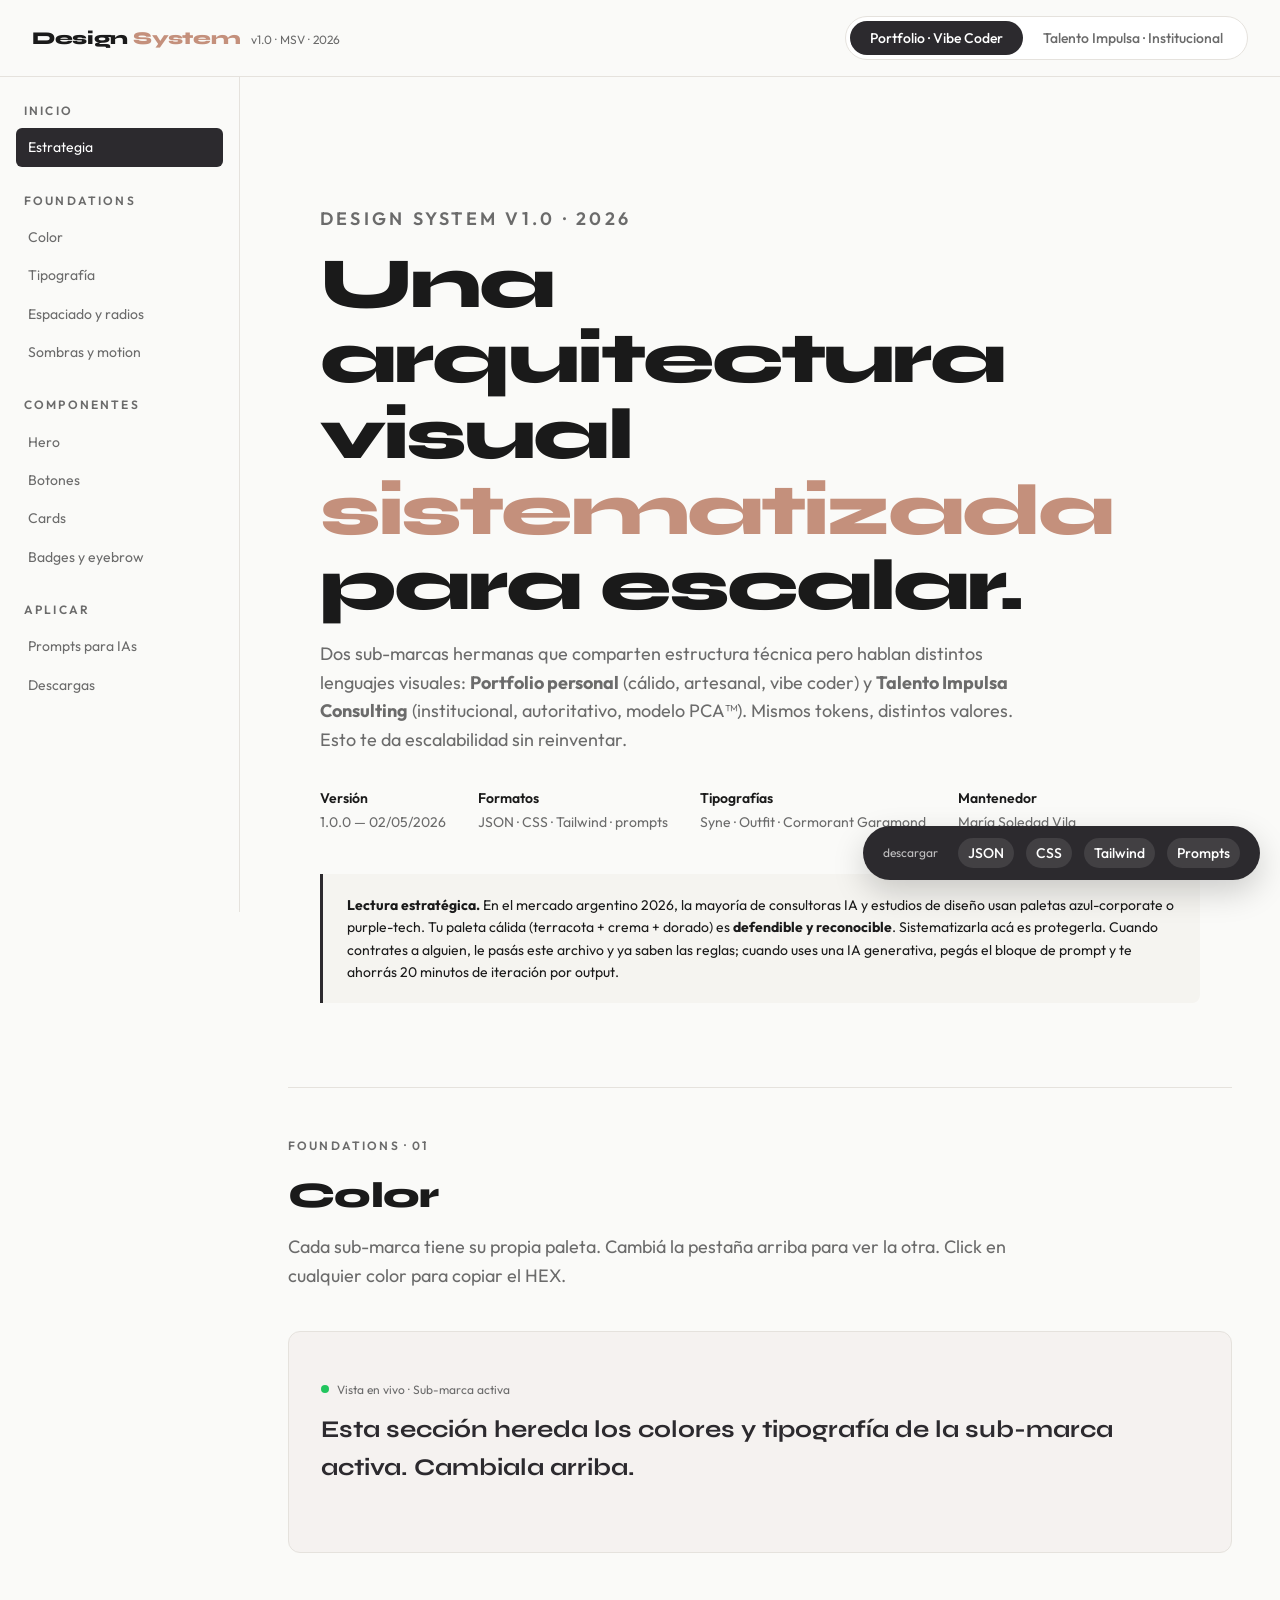
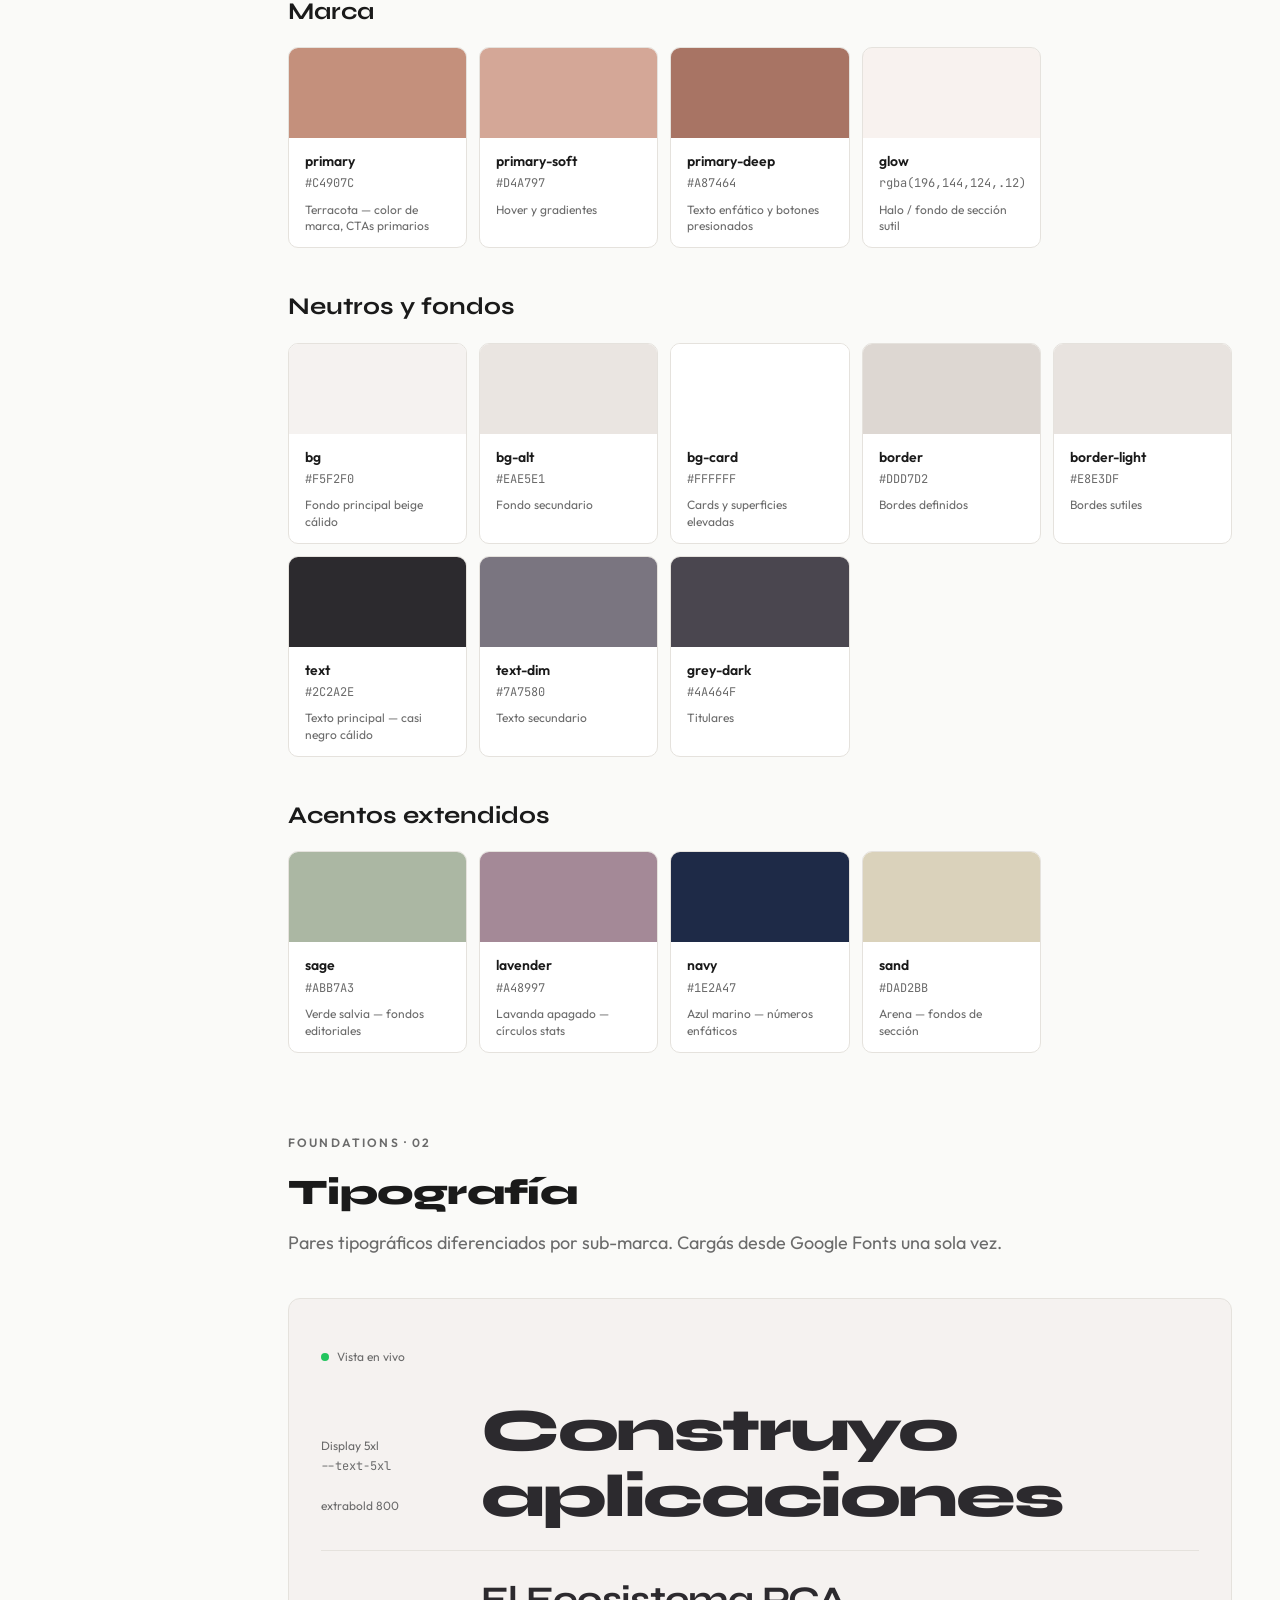
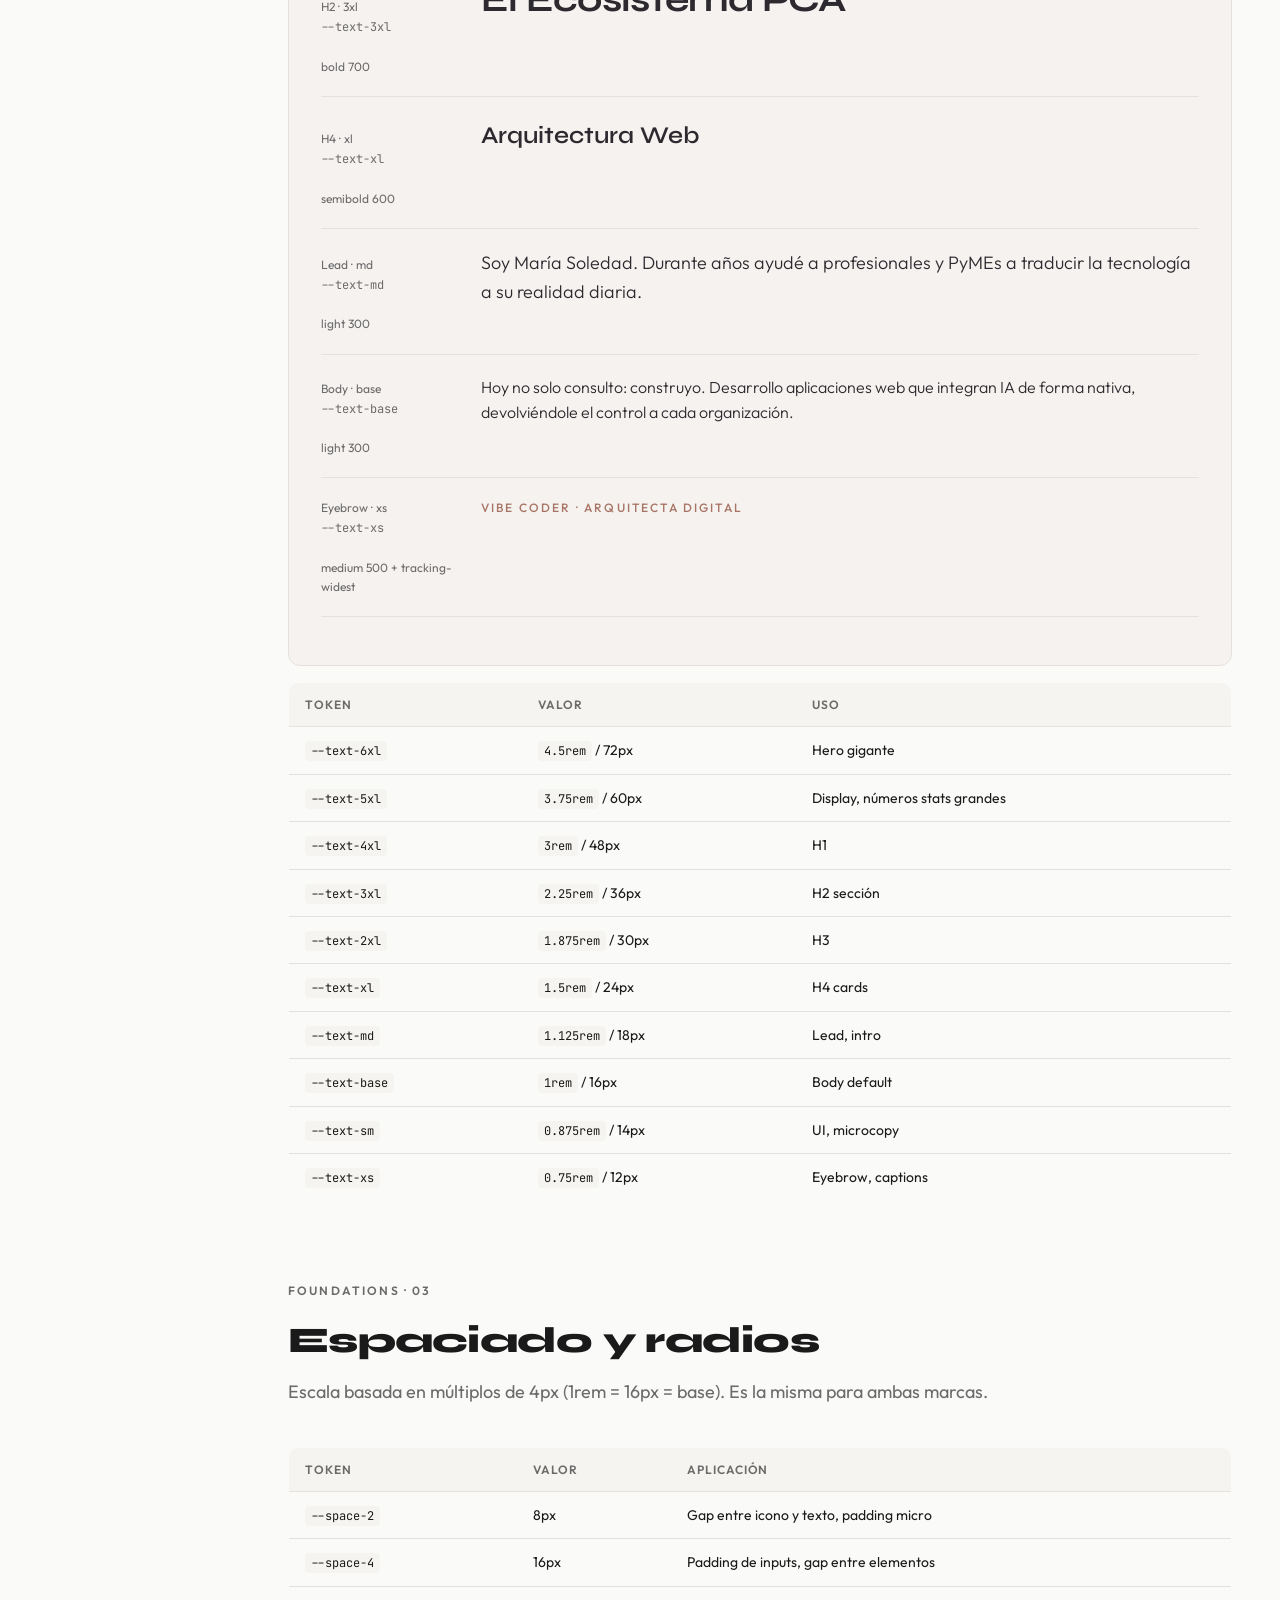
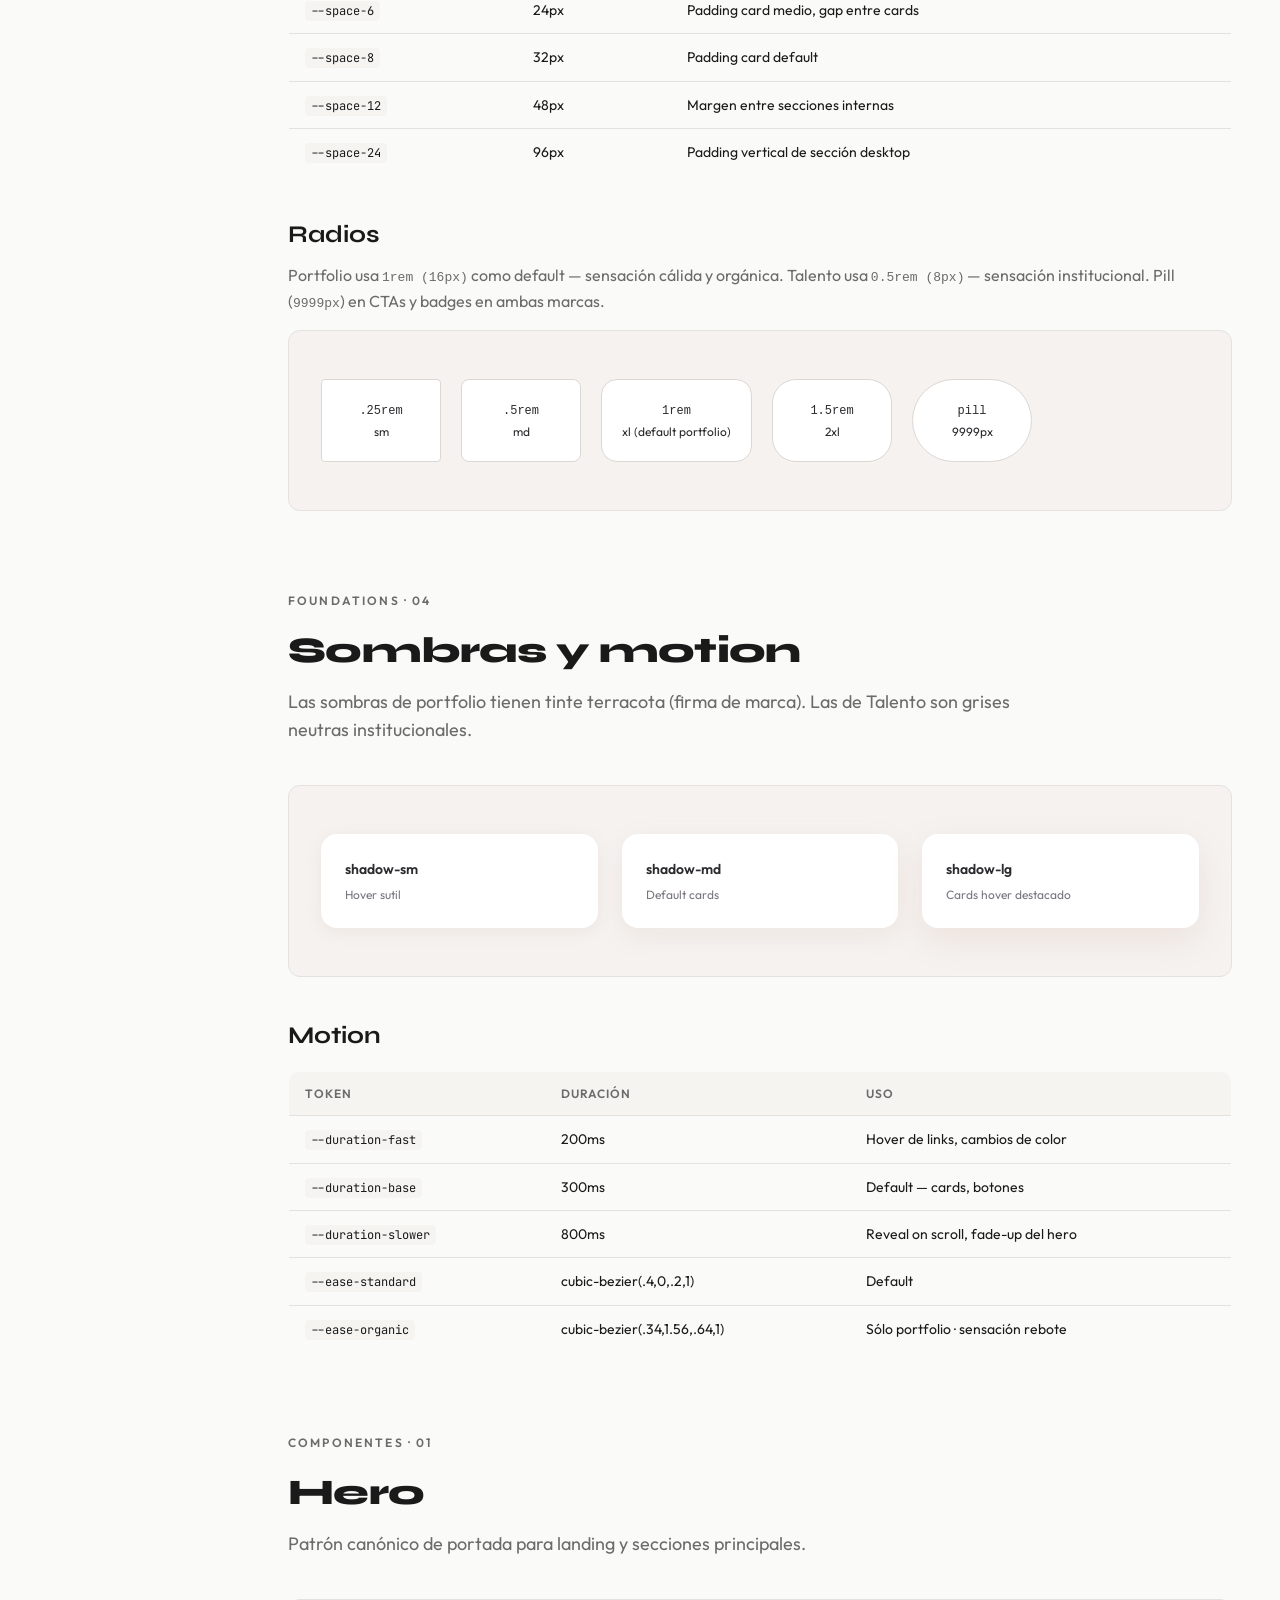
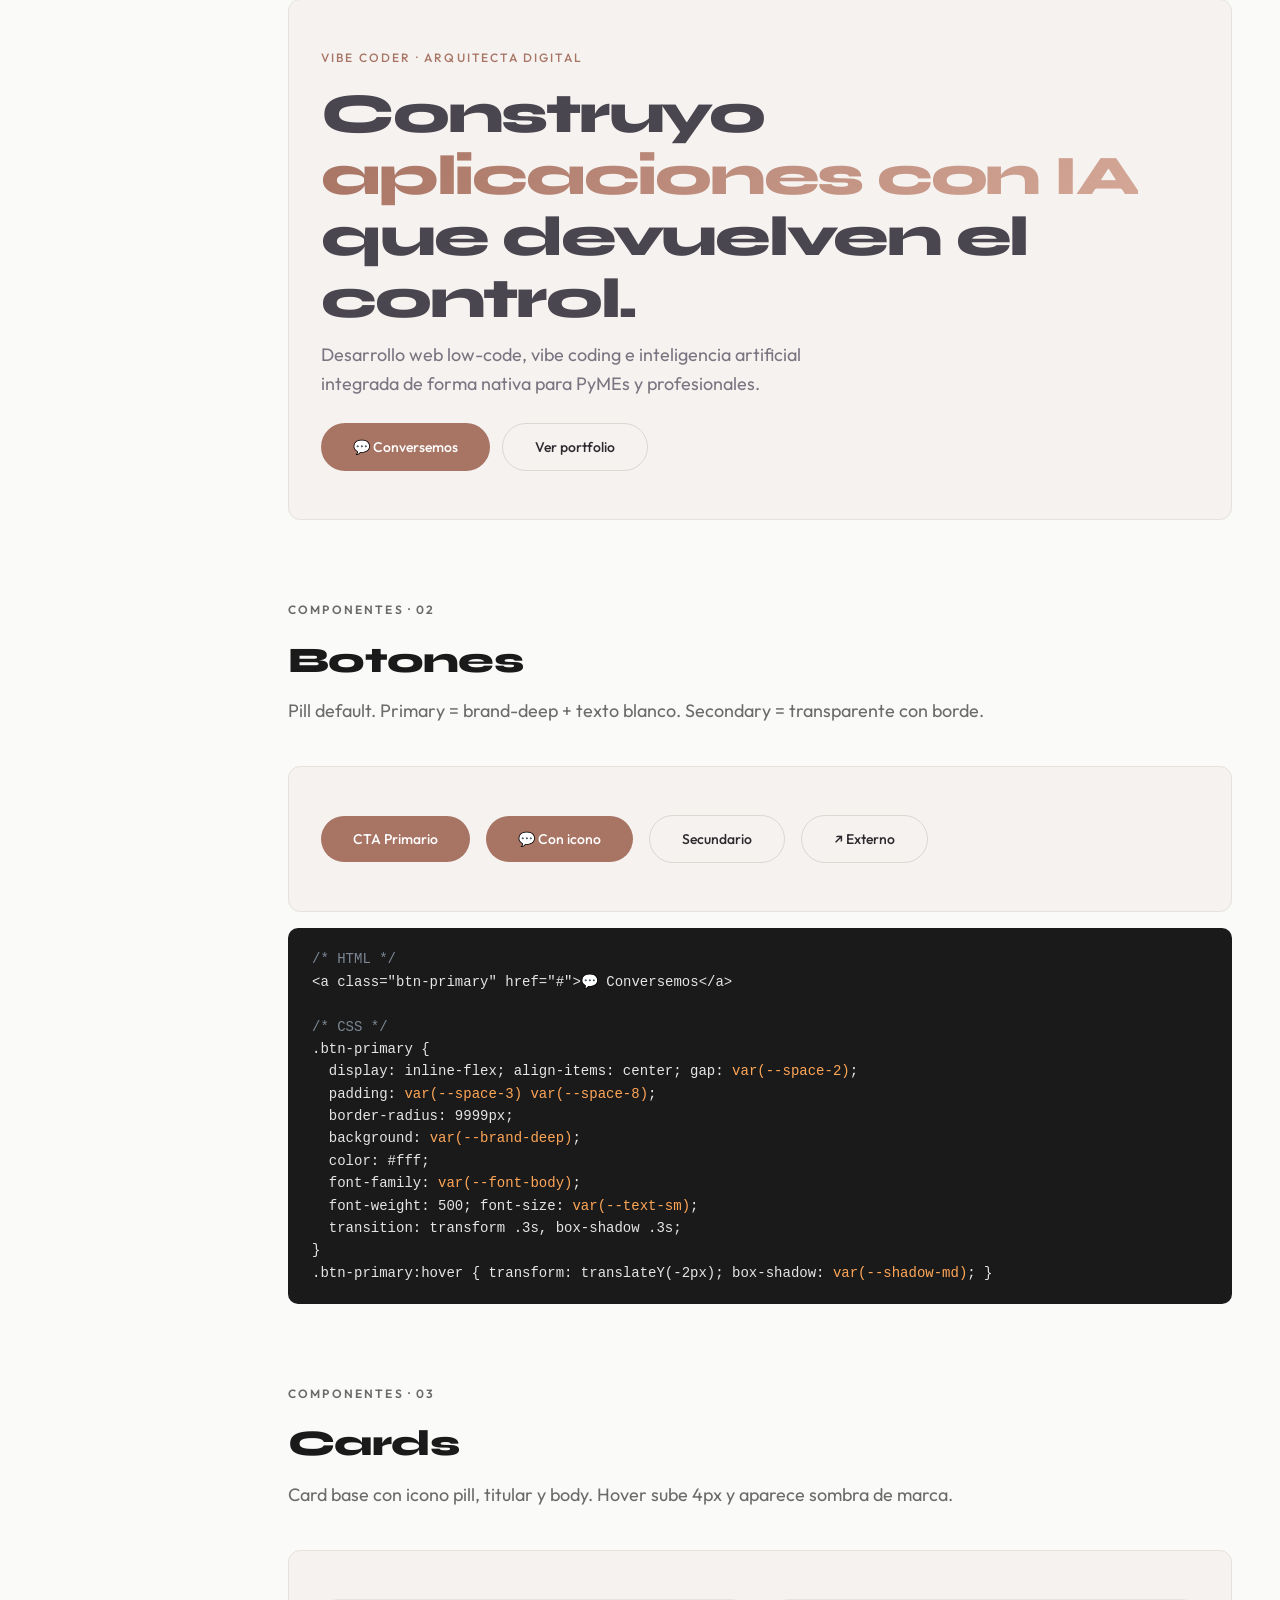
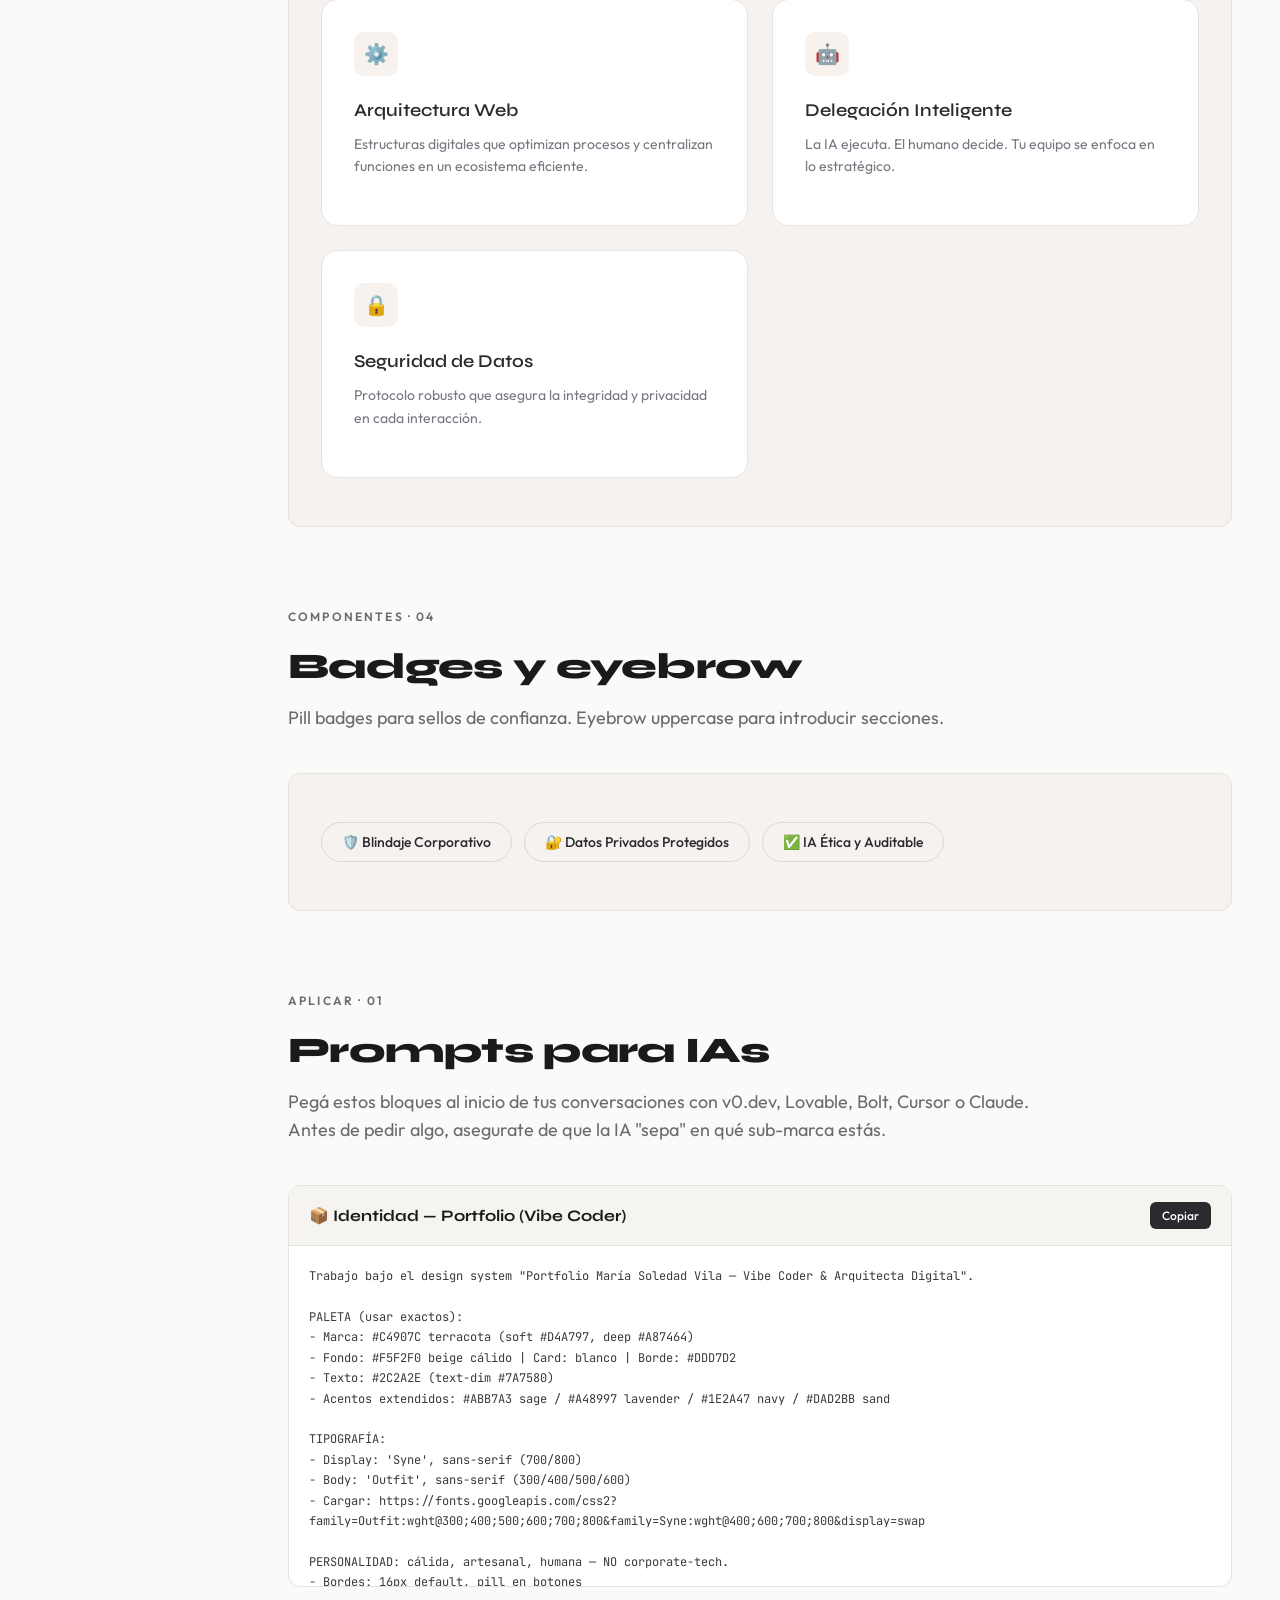
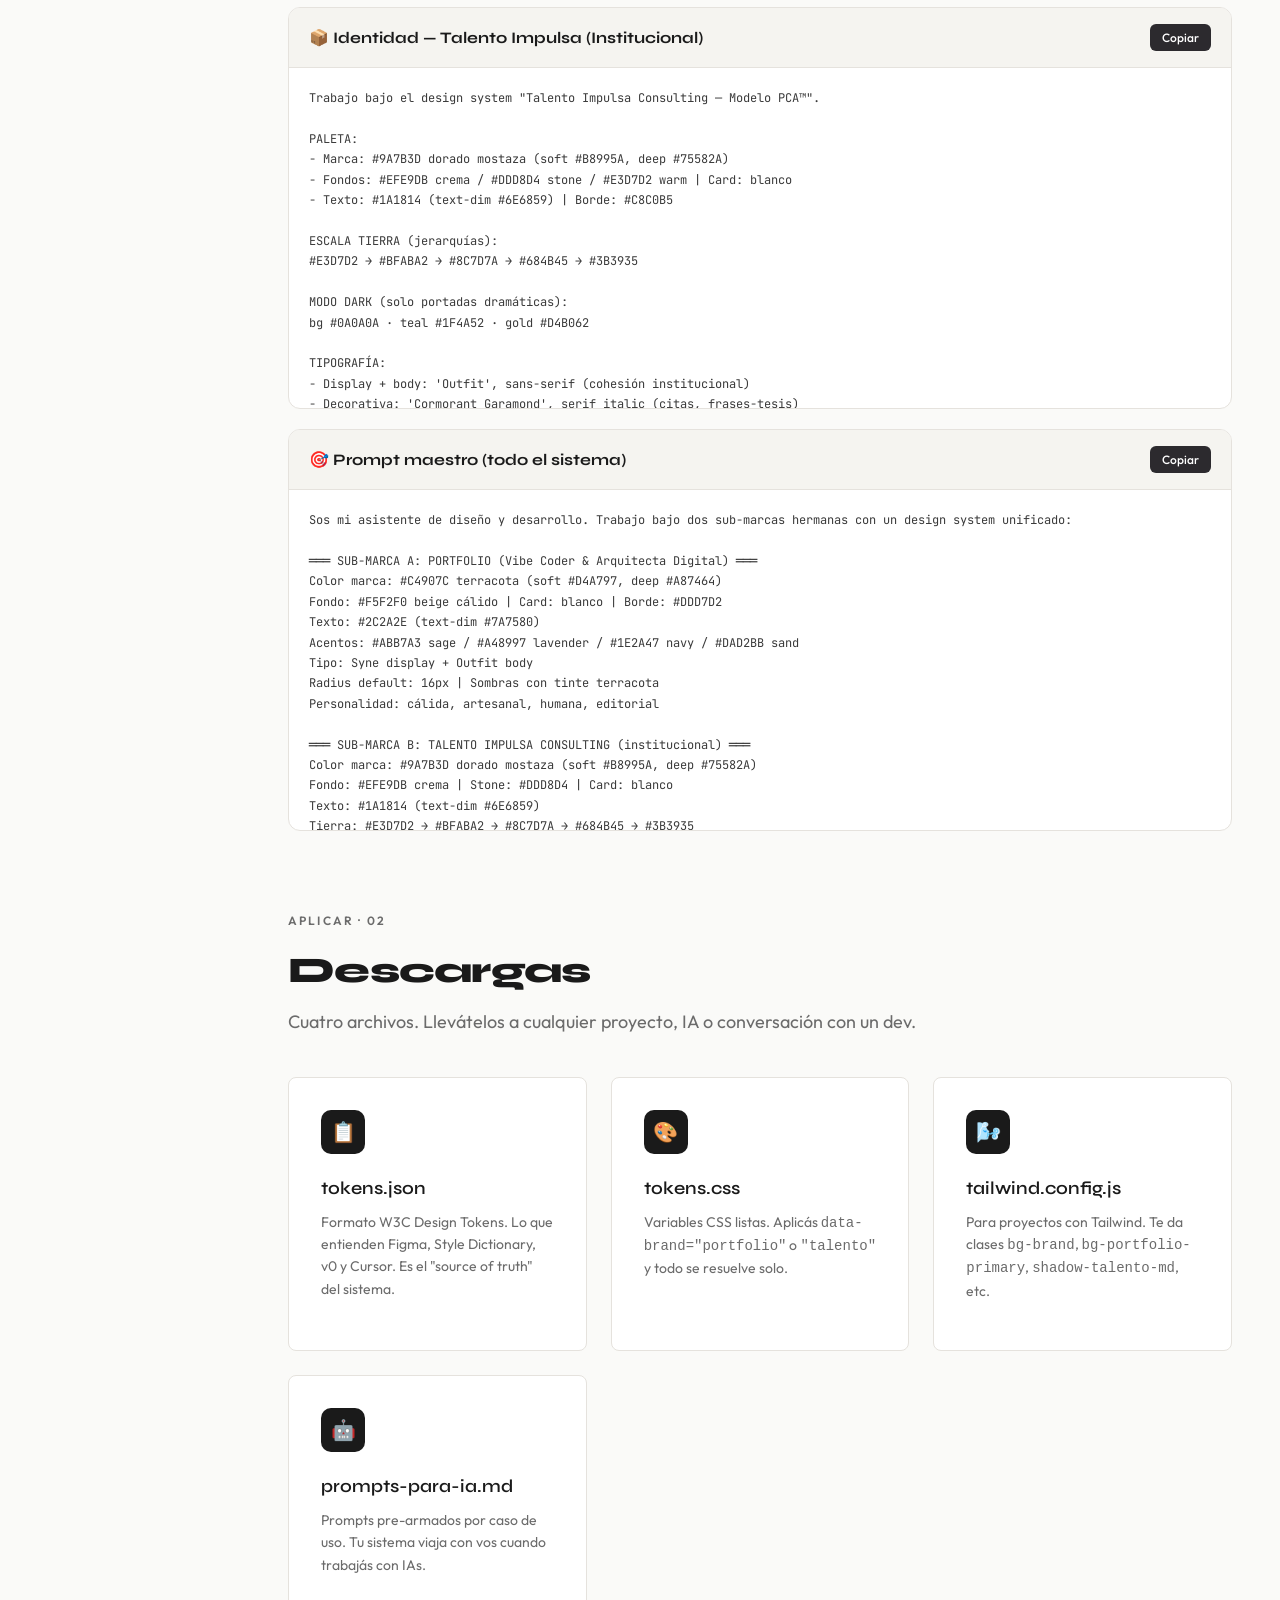
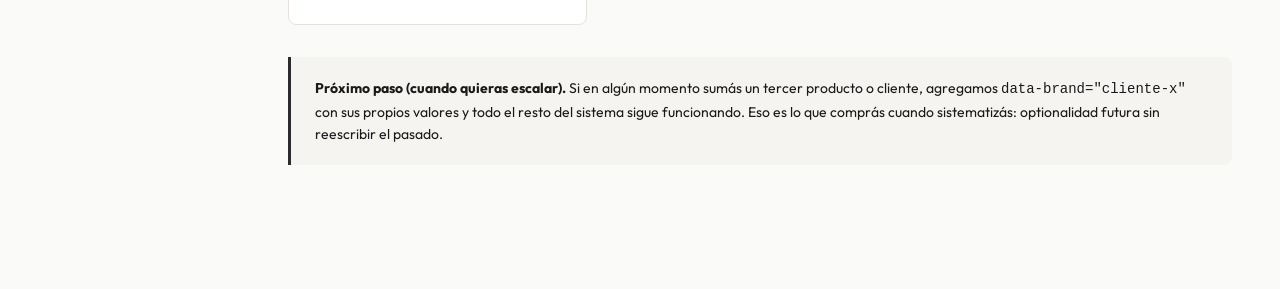
<file: index.html>
<!DOCTYPE html>
<html lang="es">
<head>
  <meta charset="UTF-8">
  <meta http-equiv="refresh" content="0; url=design-system.html">
  <title>Design System — María Soledad Vila</title>
</head>
<body>
  <p>Redirigiendo al <a href="design-system.html">showroom</a>…</p>
</body>
</html>
</file>
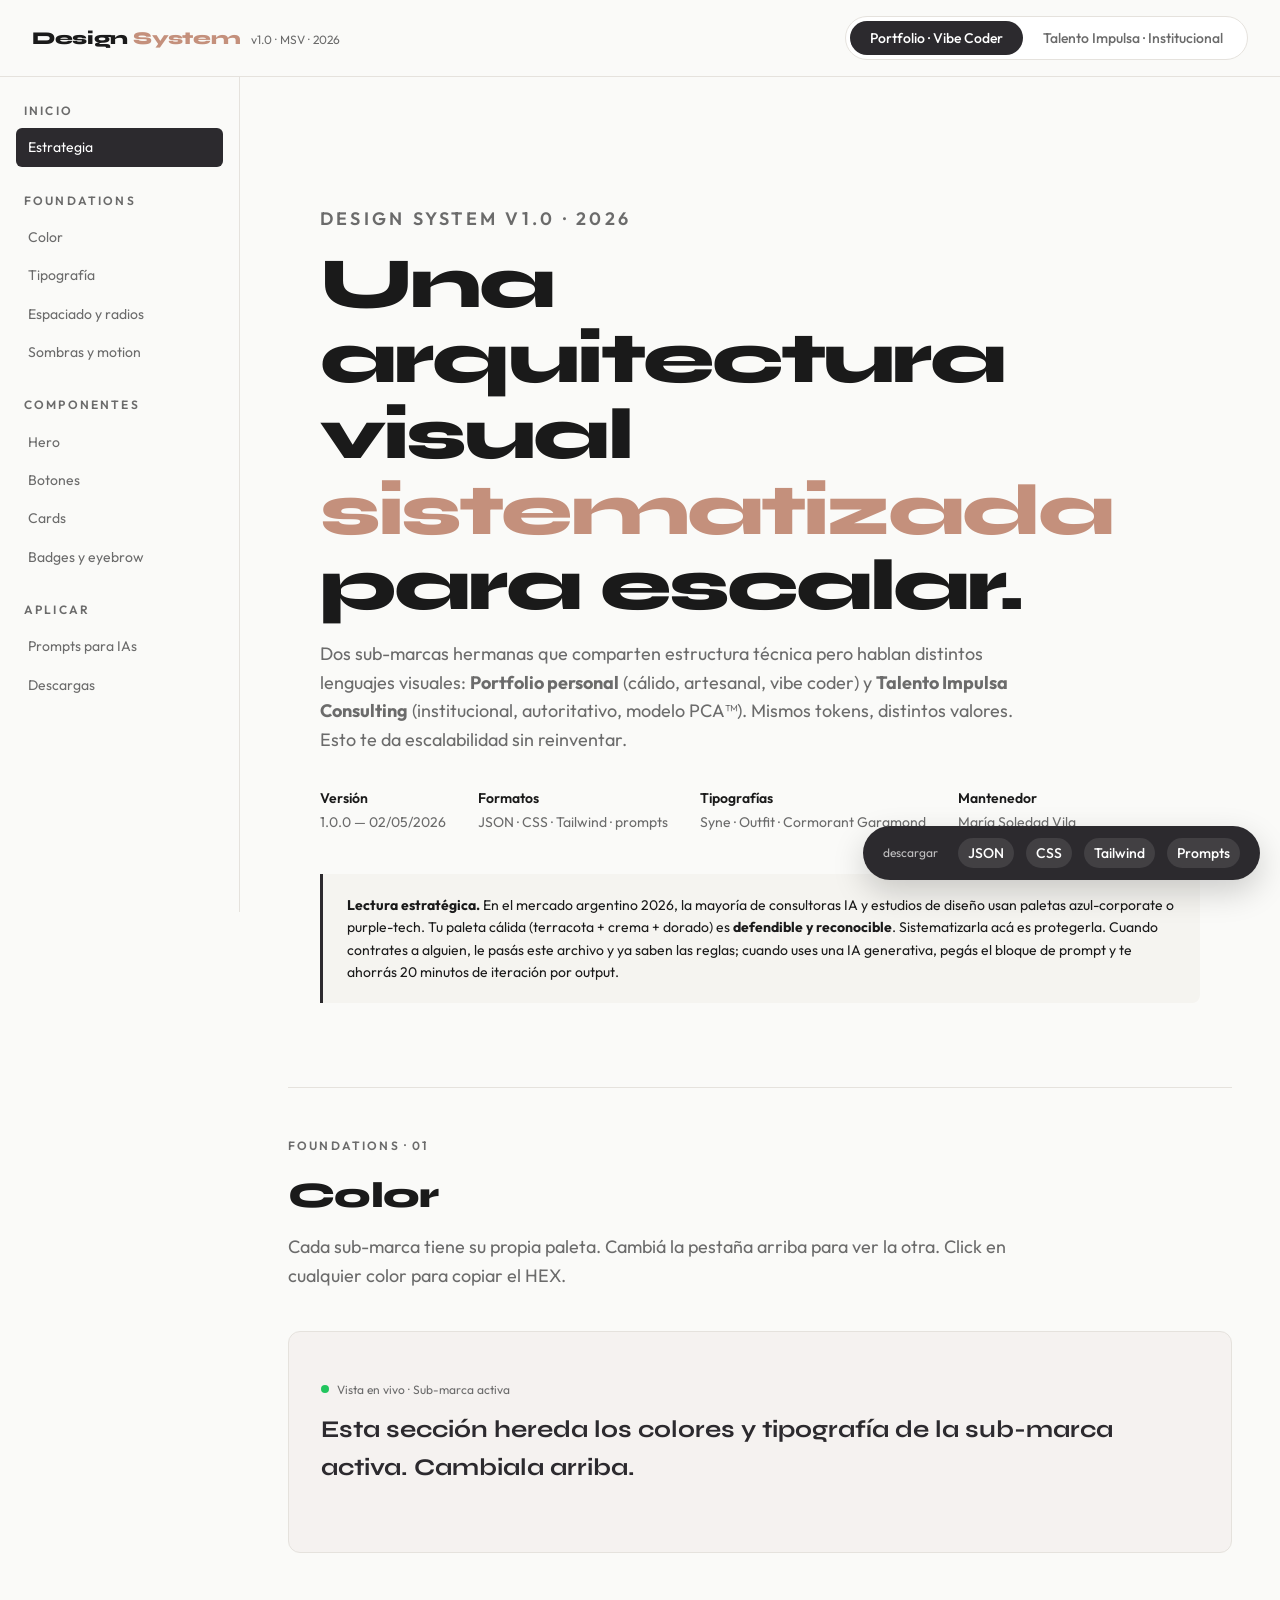
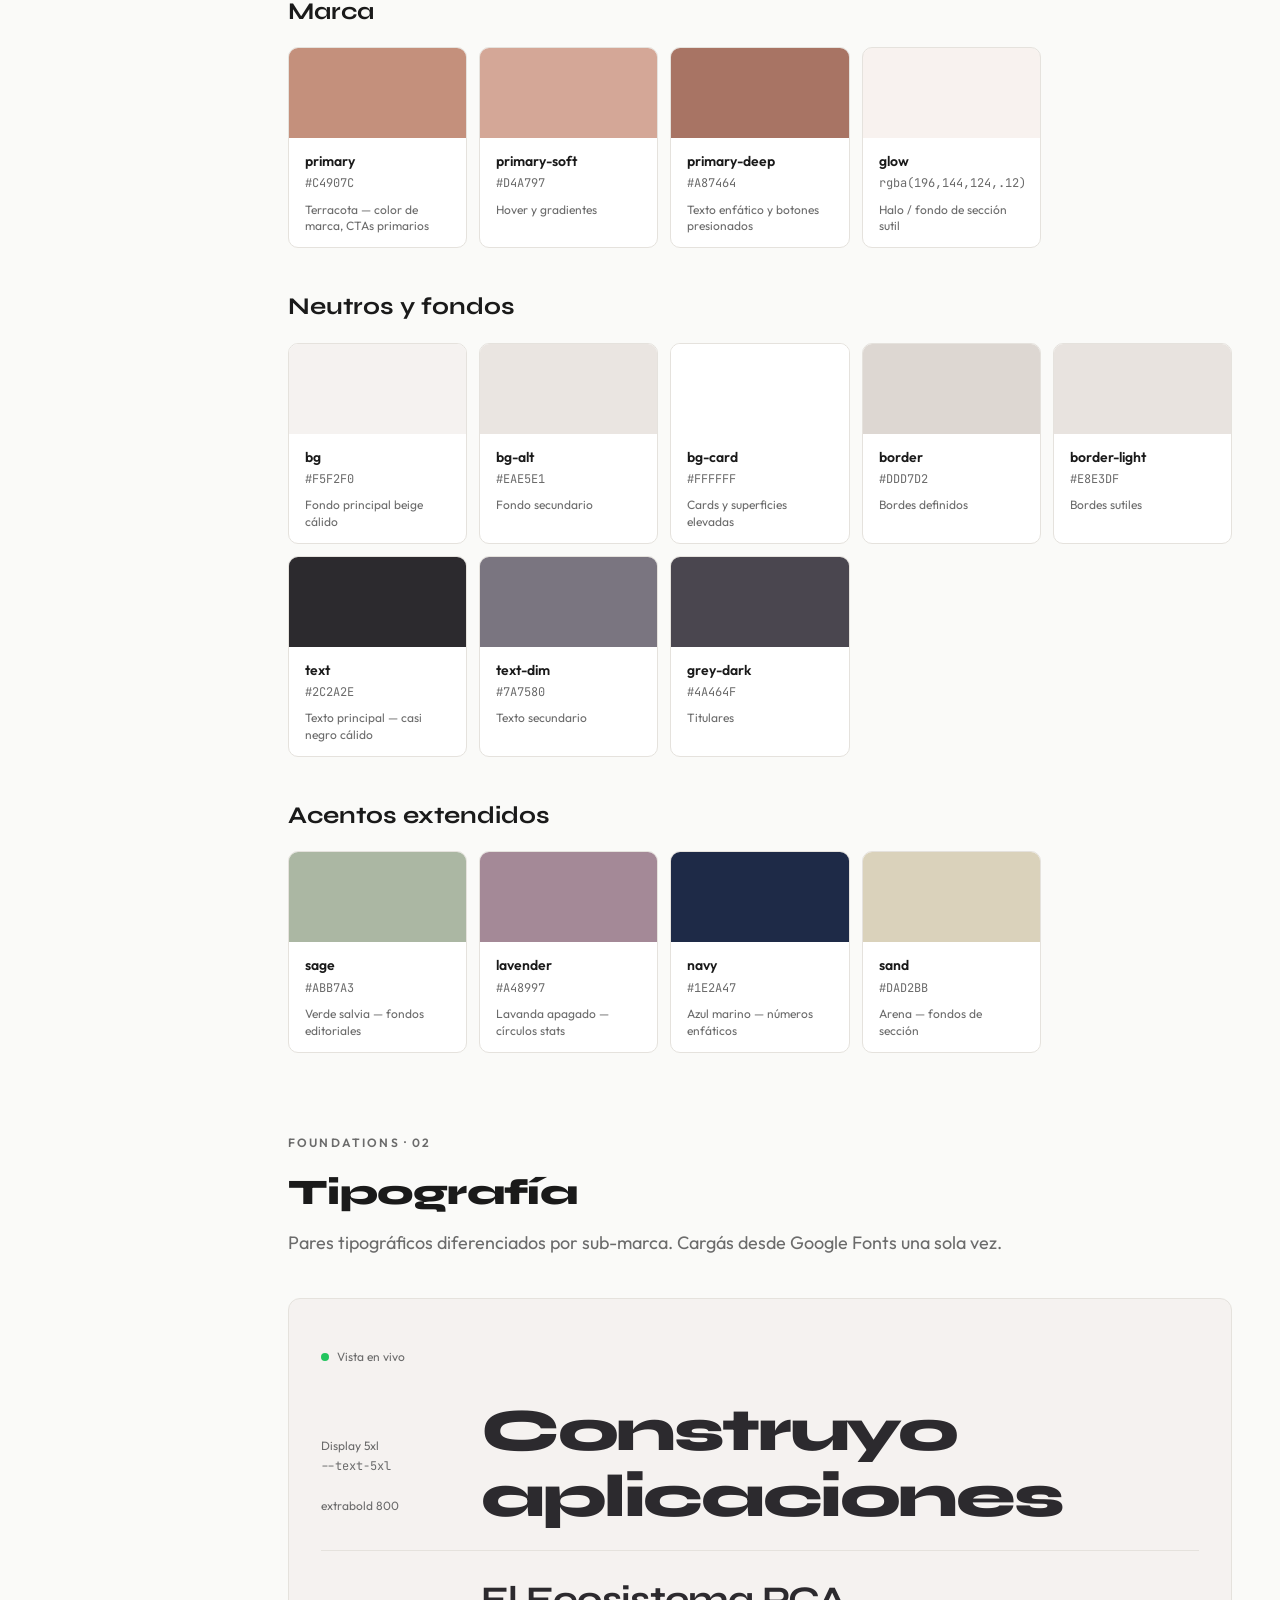
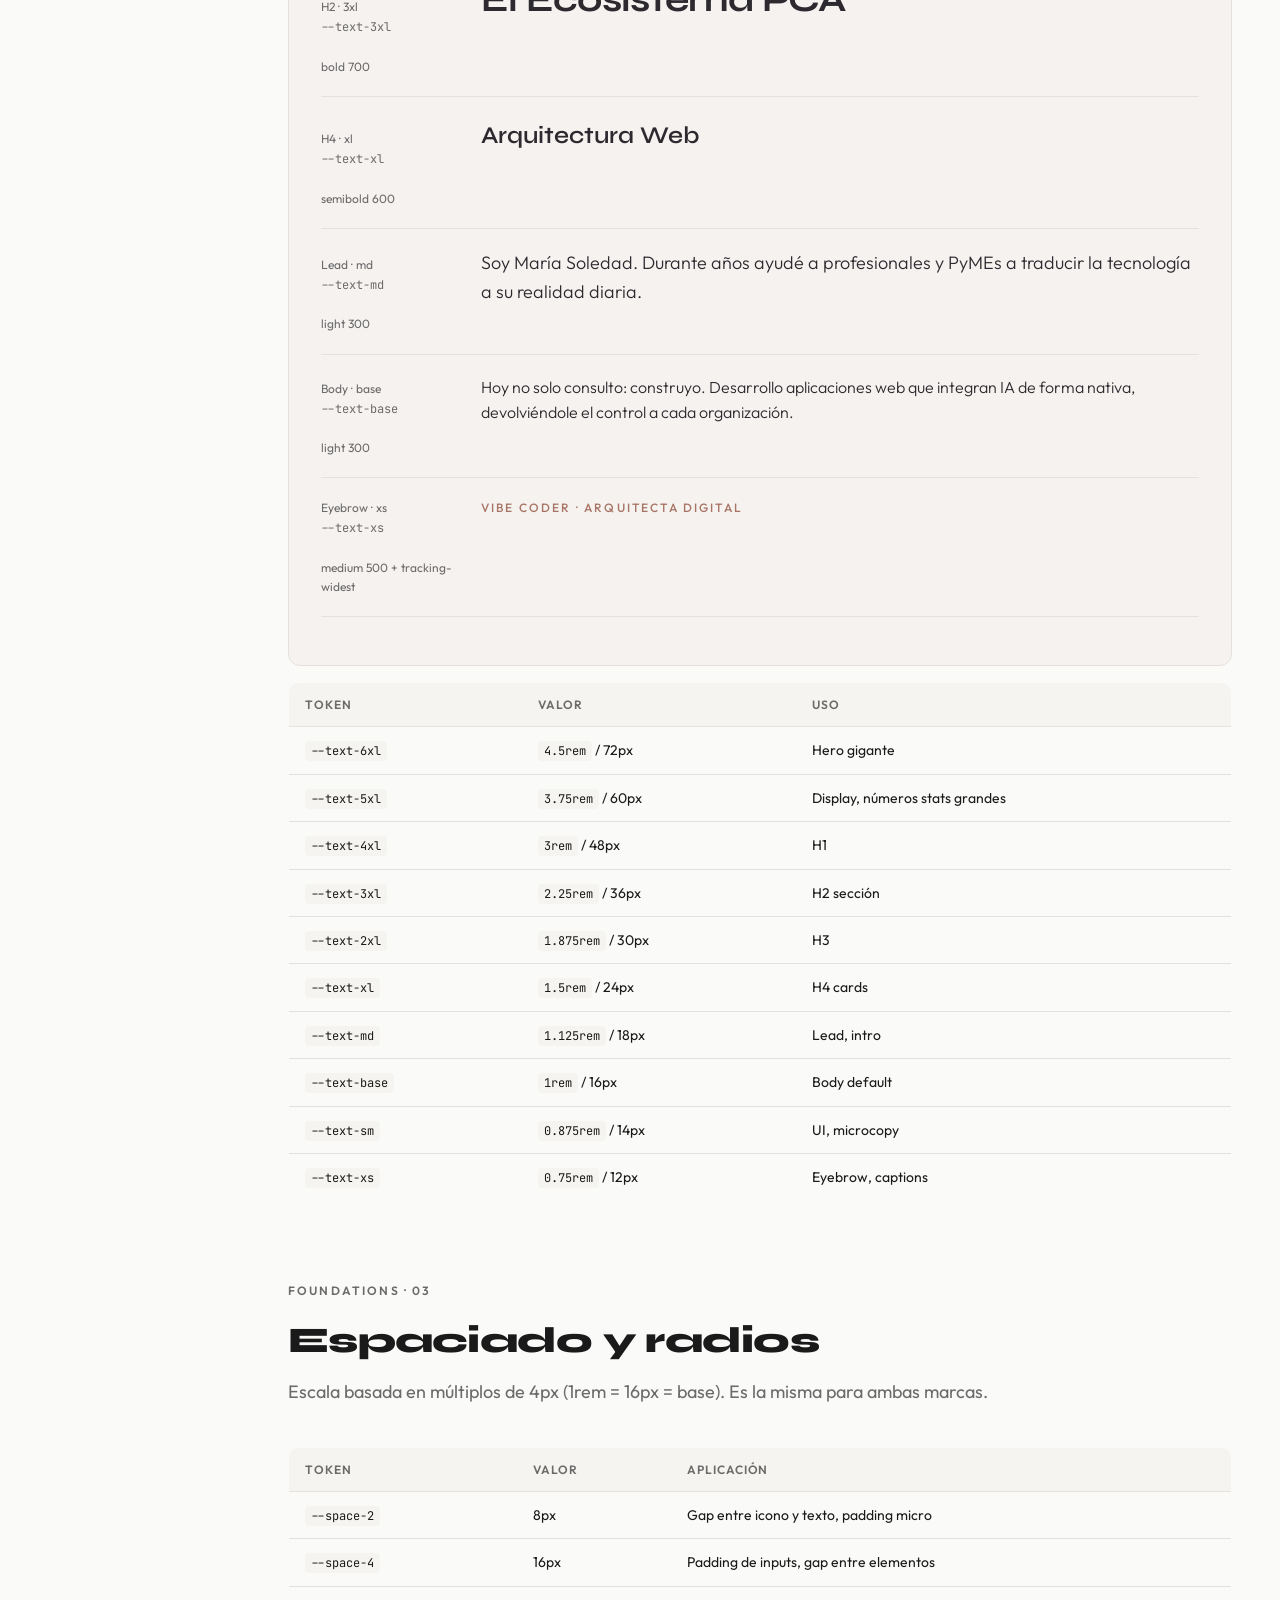
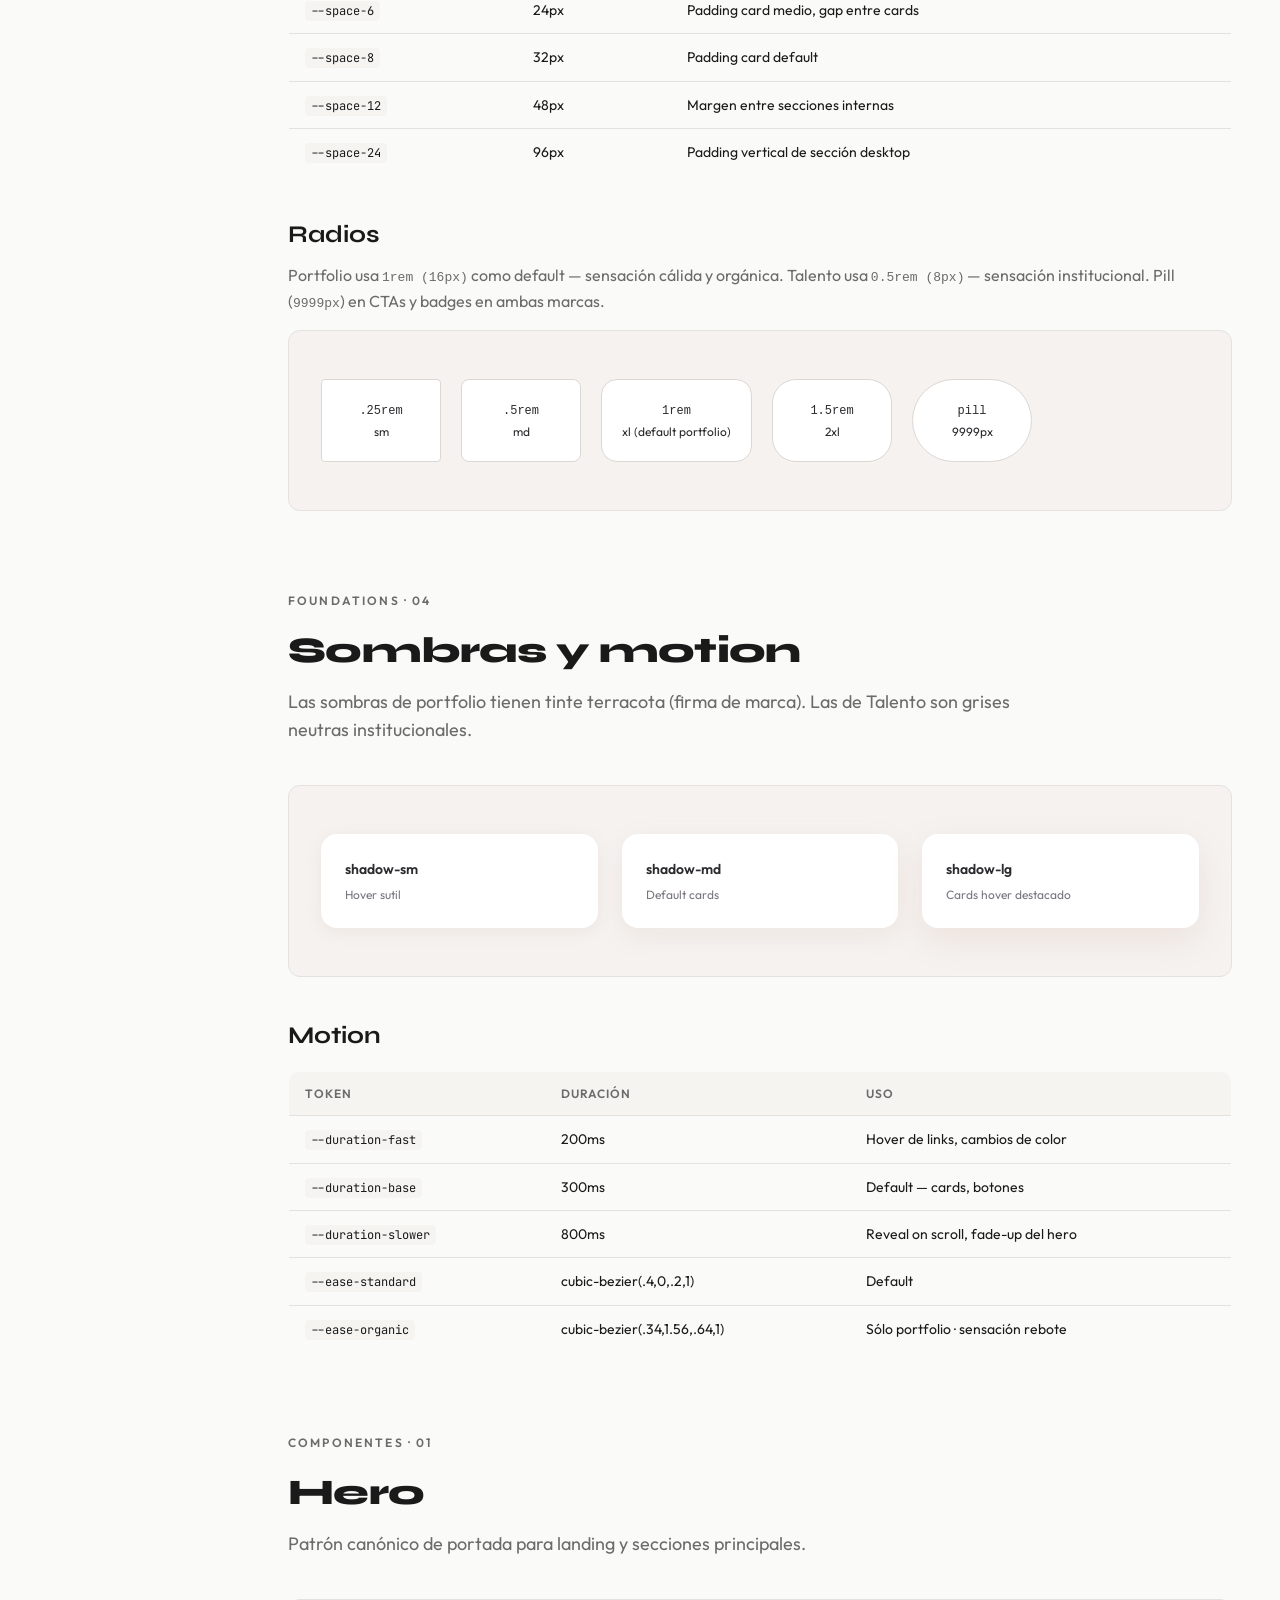
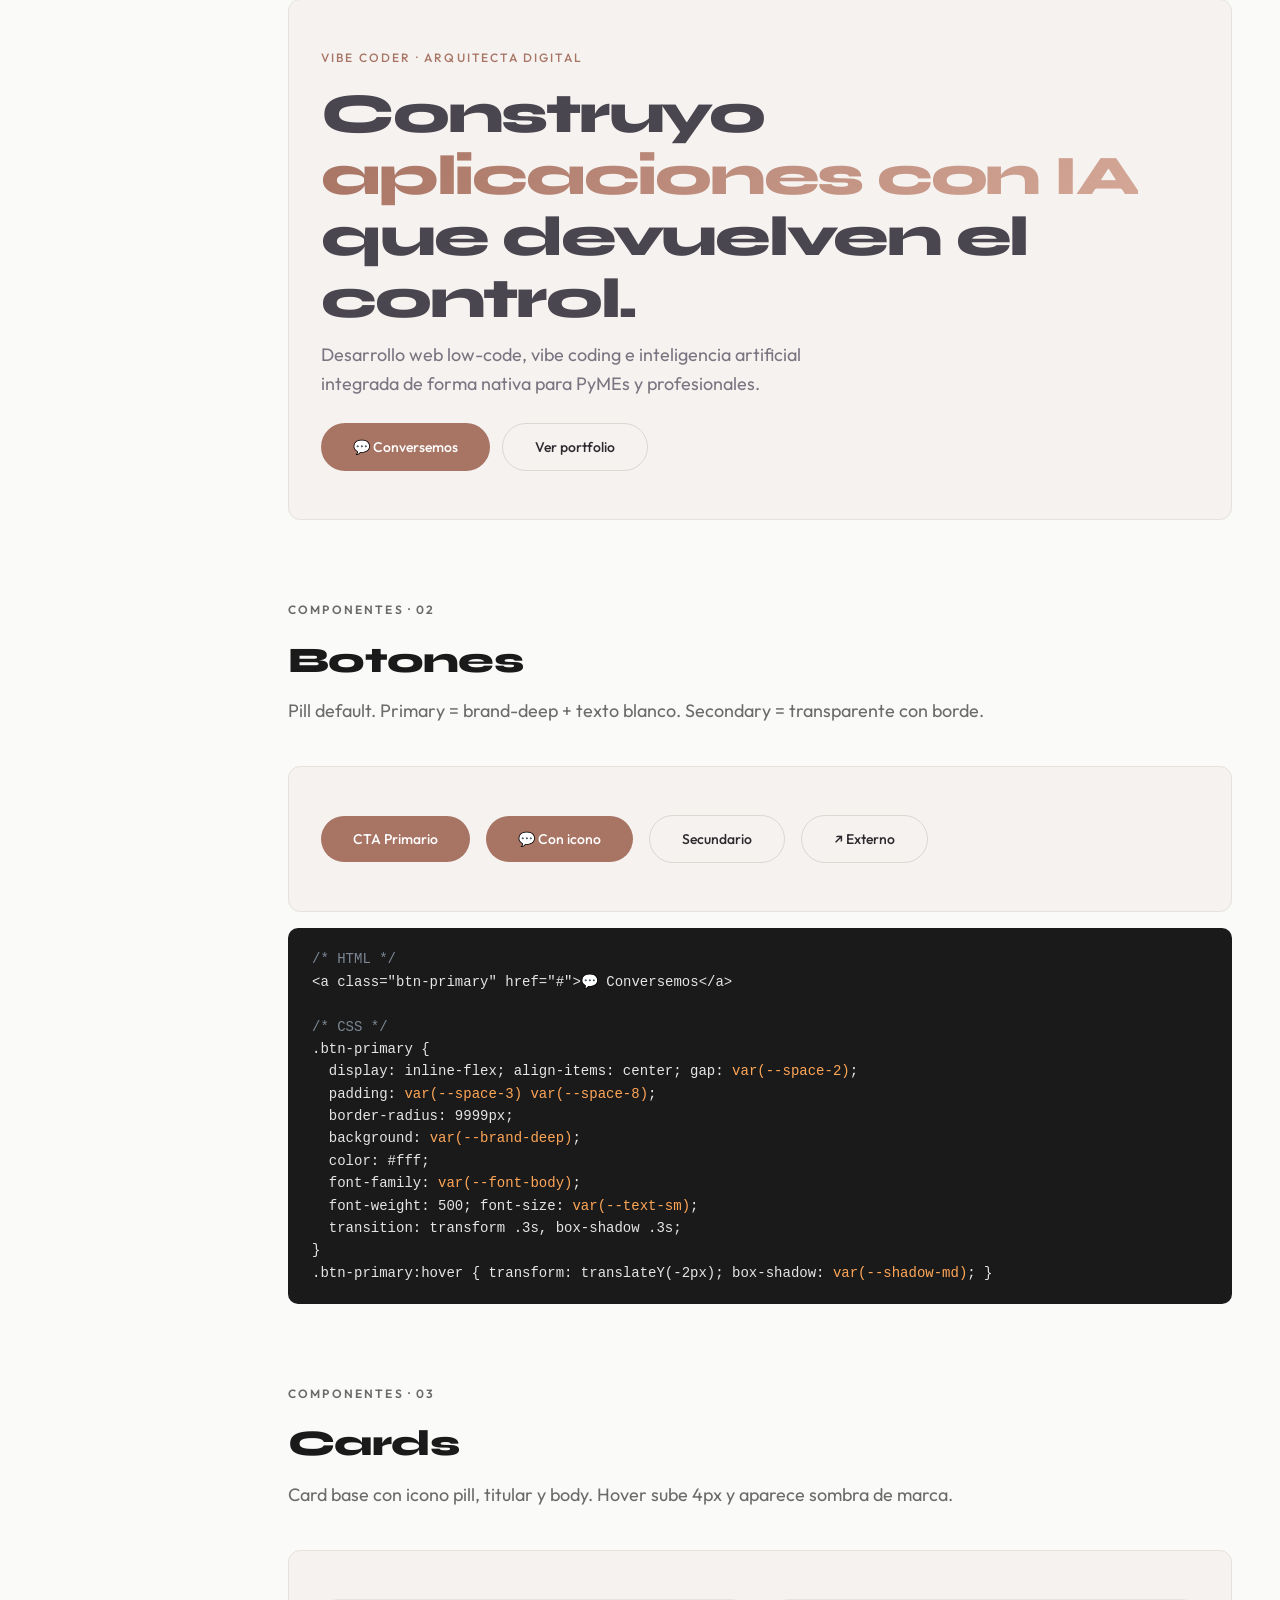
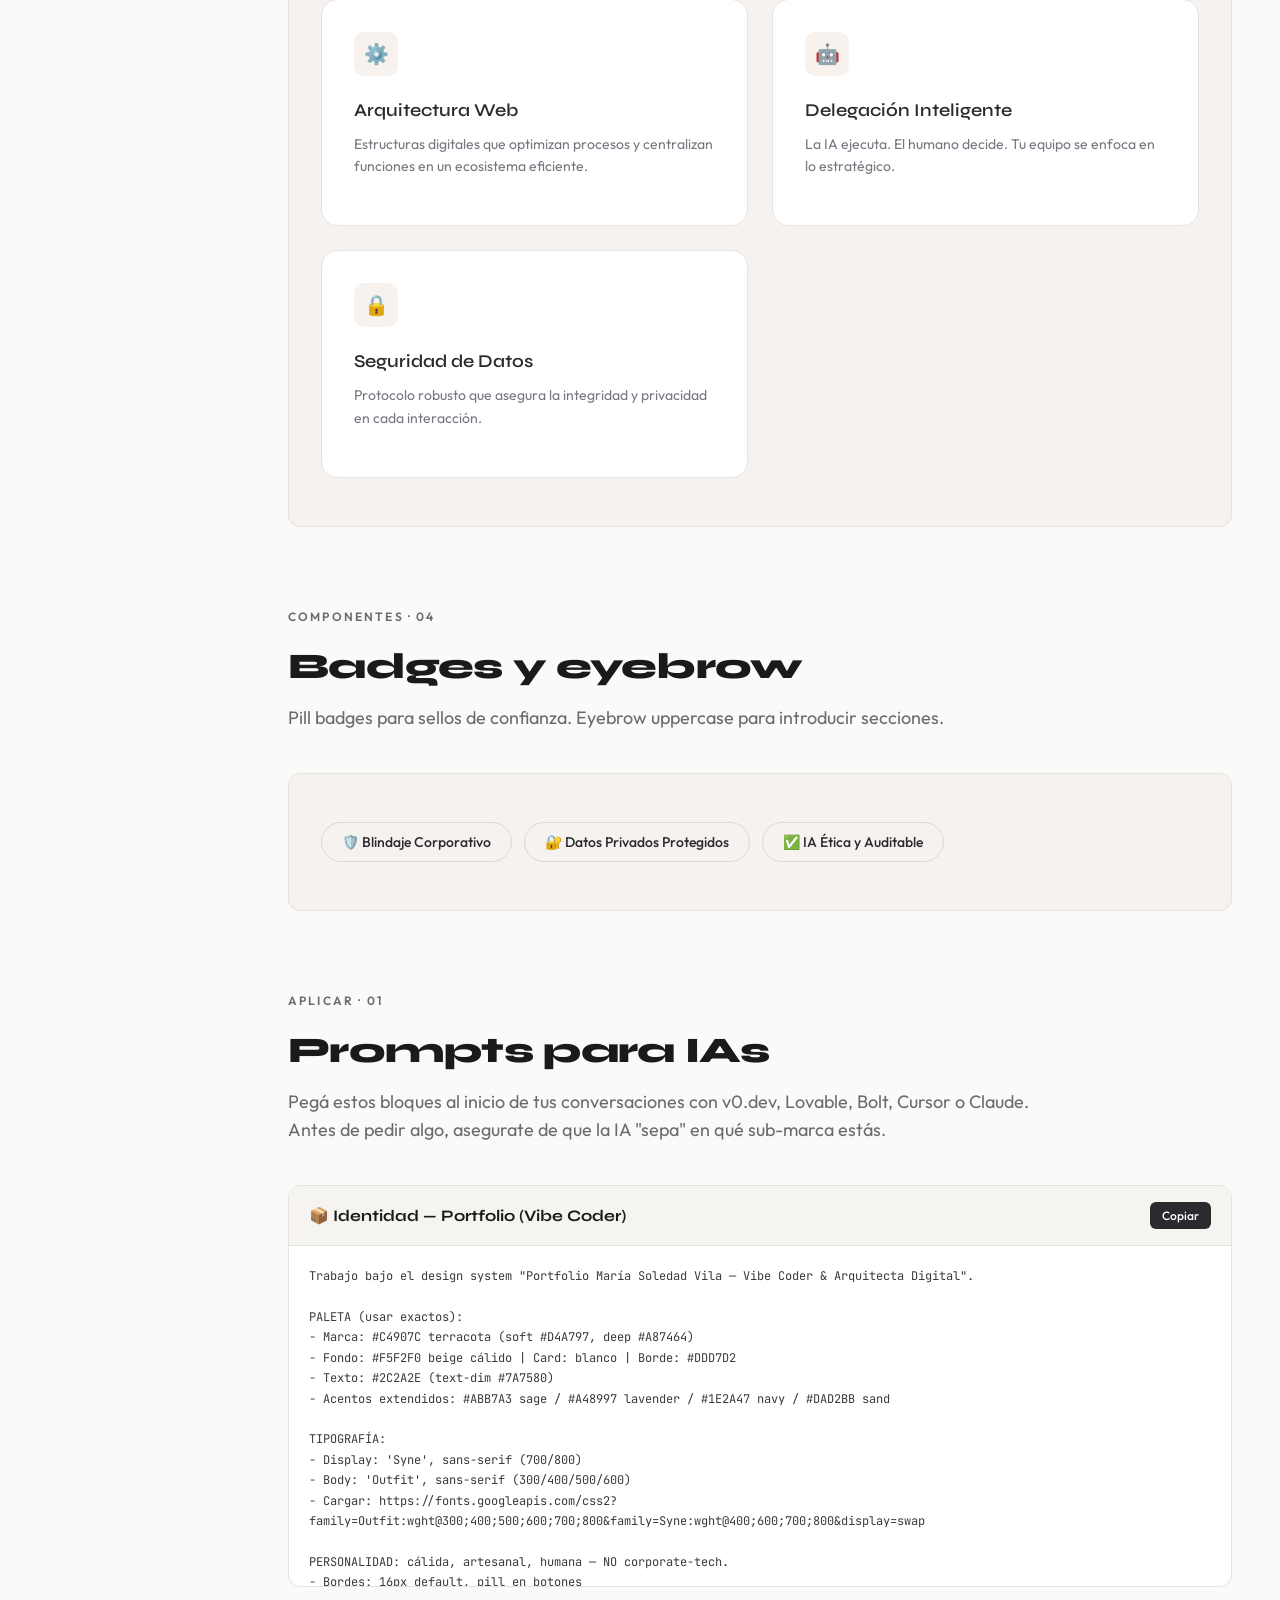
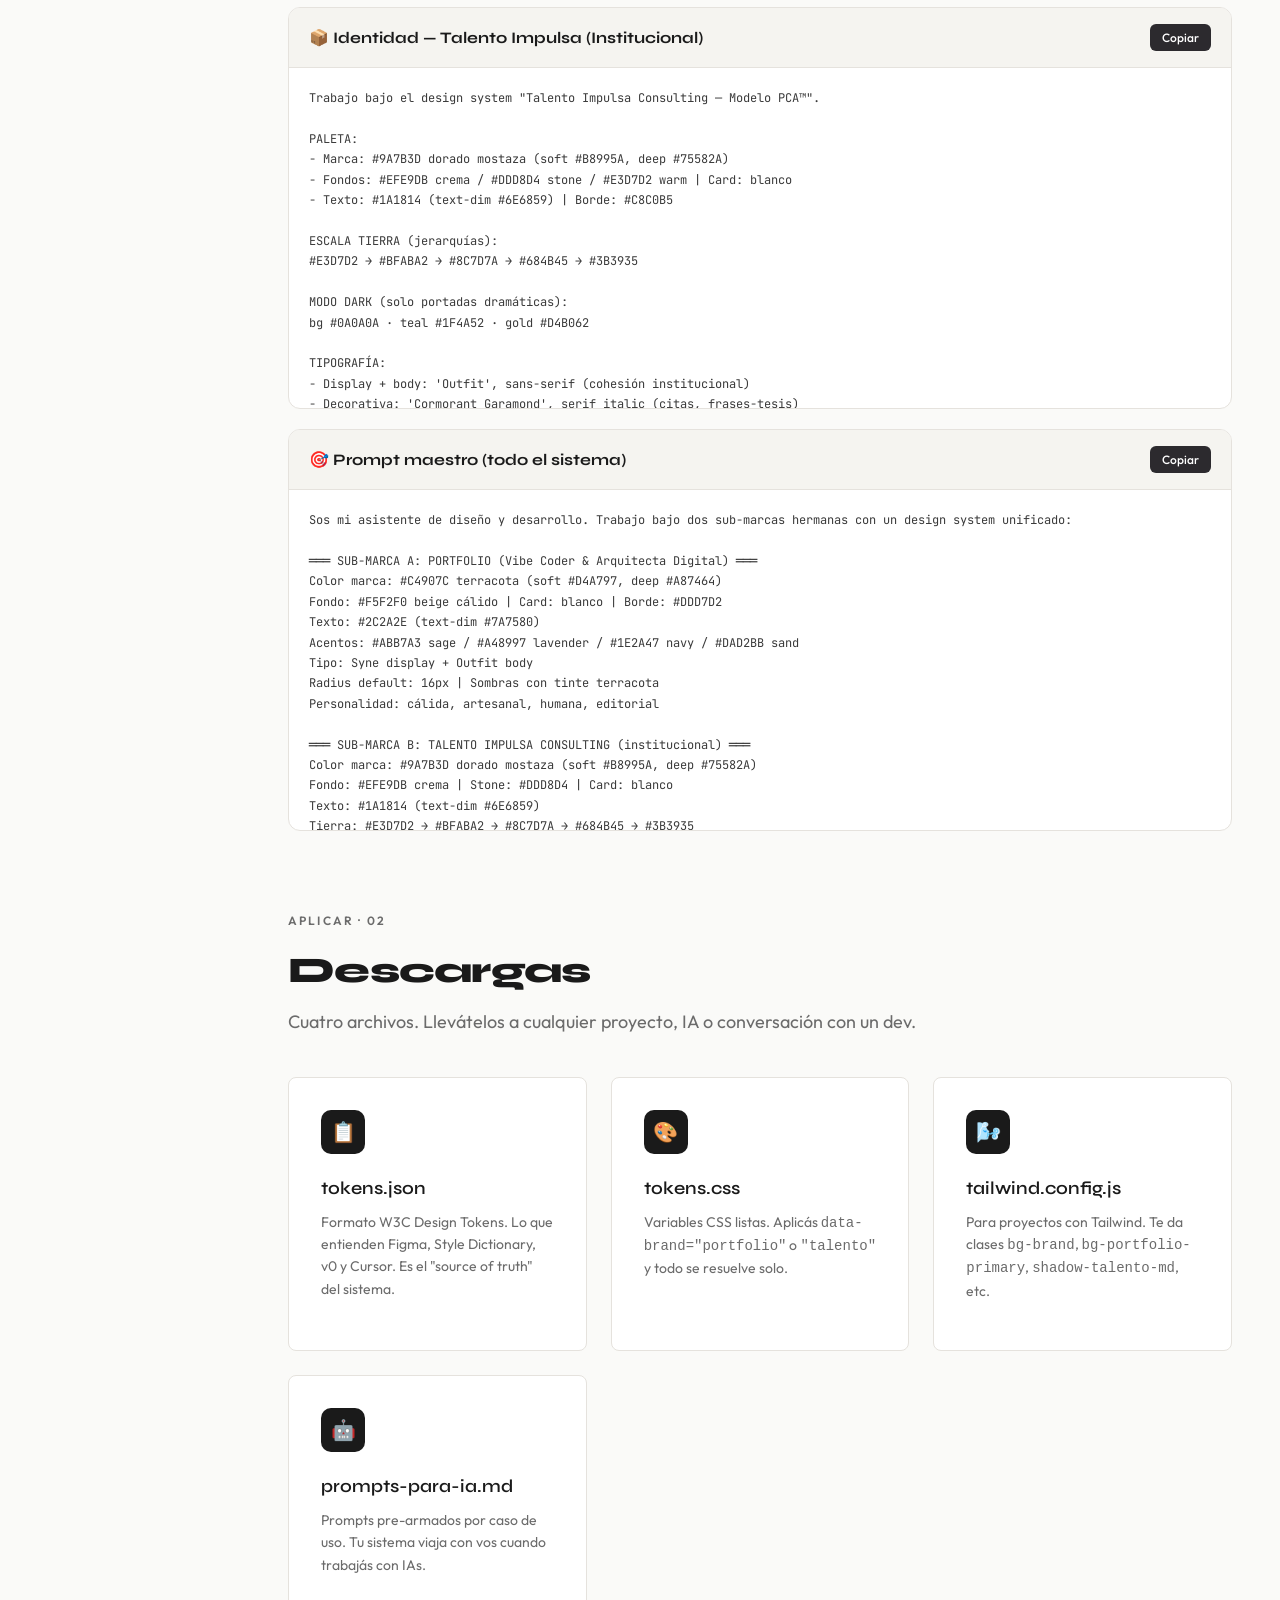
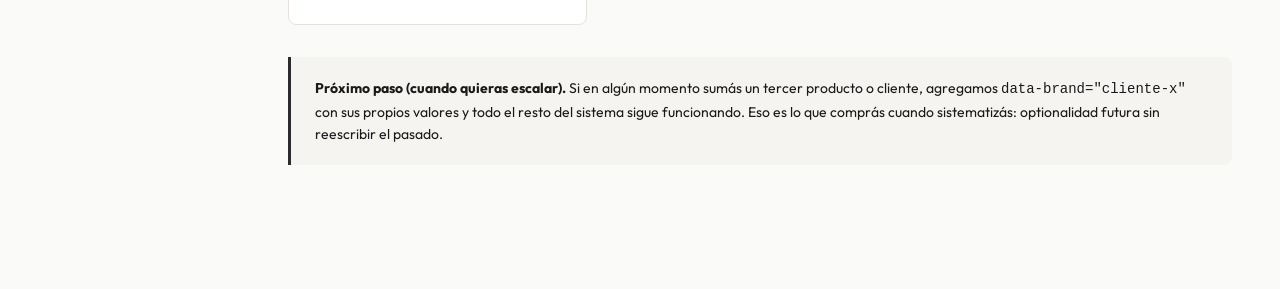
<file: design-system.html>
<!DOCTYPE html>
<html lang="es">
<head>
<meta charset="UTF-8">
<meta name="viewport" content="width=device-width, initial-scale=1.0">
<title>Design System — María Soledad Vila · v1.0</title>
<meta name="description" content="Design system unificado para Portfolio personal (Vibe Coder) y Talento Impulsa Consulting. Tokens, tipografía, componentes y prompts para IAs.">
<link rel="preconnect" href="https://fonts.googleapis.com">
<link rel="preconnect" href="https://fonts.gstatic.com" crossorigin>
<link rel="stylesheet" href="https://fonts.googleapis.com/css2?family=Cormorant+Garamond:ital,wght@0,400;0,600;1,400;1,600&family=Outfit:wght@300;400;500;600;700;800&family=Syne:wght@400;600;700;800&family=JetBrains+Mono:wght@400;500&display=swap">

<style>
  *,*::before,*::after { margin:0; padding:0; box-sizing:border-box; }

  /* === TOKENS COMPARTIDOS === */
  :root {
    --text-xs:.75rem; --text-sm:.875rem; --text-base:1rem; --text-md:1.125rem;
    --text-lg:1.25rem; --text-xl:1.5rem; --text-2xl:1.875rem; --text-3xl:2.25rem;
    --text-4xl:3rem; --text-5xl:3.75rem; --text-6xl:4.5rem;
    --space-1:.25rem; --space-2:.5rem; --space-3:.75rem; --space-4:1rem;
    --space-5:1.25rem; --space-6:1.5rem; --space-8:2rem; --space-10:2.5rem;
    --space-12:3rem; --space-16:4rem; --space-20:5rem; --space-24:6rem;
    --tracking-tighter:-.04em; --tracking-tight:-.02em; --tracking-widest:.18em;

    /* Shell colors (chrome de la app, fijo) */
    --shell-bg:#FAFAF8;
    --shell-surface:#FFFFFF;
    --shell-text:#1A1A1A;
    --shell-text-dim:#6B6B6B;
    --shell-border:#E5E2DD;
    --shell-accent:#2C2A2E;
  }

  /* === SUB-MARCA: PORTFOLIO === */
  [data-brand="portfolio"] {
    --brand:        #C4907C;
    --brand-soft:   #D4A797;
    --brand-deep:   #A87464;
    --brand-glow:   rgba(196,144,124,.12);
    --bg:           #F5F2F0;
    --bg-alt:       #EAE5E1;
    --bg-card:      #FFFFFF;
    --border:       #DDD7D2;
    --border-light: #E8E3DF;
    --text:         #2C2A2E;
    --text-dim:     #7A7580;
    --grey-dark:    #4A464F;
    --accent-sage:     #ABB7A3;
    --accent-lavender: #A48997;
    --accent-navy:     #1E2A47;
    --accent-sand:     #DAD2BB;
    --font-display: 'Syne', sans-serif;
    --font-body:    'Outfit', sans-serif;
    --shadow-md: 0 8px 24px rgba(196,144,124,.12);
    --shadow-lg: 0 12px 32px rgba(196,144,124,.15);
    --radius: 1rem;
  }

  /* === SUB-MARCA: TALENTO === */
  [data-brand="talento"] {
    --brand:        #9A7B3D;
    --brand-soft:   #B8995A;
    --brand-deep:   #75582A;
    --bg:           #EFE9DB;
    --bg-alt:       #DDD8D4;
    --bg-warm:      #E3D7D2;
    --bg-card:      #FFFFFF;
    --border:       #C8C0B5;
    --border-light: #DDD8D4;
    --text:         #1A1814;
    --text-dim:     #6E6859;
    --grey-dark:    #1A1814;
    --earth-1:#E3D7D2; --earth-2:#BFABA2; --earth-3:#8C7D7A;
    --earth-4:#684B45; --earth-5:#3B3935;
    --dark-bg:#0A0A0A; --dark-teal:#1F4A52; --dark-gold:#D4B062;
    --font-display:    'Outfit', sans-serif;
    --font-body:       'Outfit', sans-serif;
    --font-decorative: 'Cormorant Garamond', serif;
    --shadow-md: 0 8px 20px rgba(26,24,20,.08);
    --shadow-lg: 0 16px 32px rgba(26,24,20,.10);
    --radius: .5rem;
  }

  /* === SHELL (la app del design system, NO de las marcas) === */
  body {
    font-family: 'Outfit', sans-serif;
    background: var(--shell-bg);
    color: var(--shell-text);
    line-height:1.6;
    -webkit-font-smoothing:antialiased;
  }

  .app-header {
    position:sticky; top:0; z-index:100;
    background: rgba(250,250,248,.92);
    backdrop-filter: blur(20px);
    border-bottom: 1px solid var(--shell-border);
    padding: var(--space-4) var(--space-8);
    display:flex; justify-content:space-between; align-items:center; gap:var(--space-6);
    flex-wrap:wrap;
  }
  .app-logo {
    font-family: 'Syne', sans-serif;
    font-weight:800;
    font-size:var(--text-md);
    letter-spacing:var(--tracking-tight);
  }
  .app-logo span { color:#C4907C; }
  .app-version { font-size:var(--text-xs); color:var(--shell-text-dim); margin-left:var(--space-2); }

  /* Brand switcher */
  .brand-switcher { display:flex; gap:0; border:1px solid var(--shell-border); border-radius:9999px; padding:4px; background:var(--shell-surface); }
  .brand-switcher button {
    padding: var(--space-2) var(--space-5);
    border:none; background:transparent; cursor:pointer;
    font-family:'Outfit',sans-serif; font-size:var(--text-sm); font-weight:500;
    color:var(--shell-text-dim); border-radius:9999px;
    transition:all .25s ease;
  }
  .brand-switcher button.active { background:var(--shell-accent); color:#fff; }
  .brand-switcher button:not(.active):hover { color:var(--shell-text); }

  /* Side nav */
  .layout { display:grid; grid-template-columns: 240px 1fr; min-height:calc(100vh - 65px); }
  .side-nav { border-right:1px solid var(--shell-border); padding:var(--space-6) var(--space-4); position:sticky; top:65px; height:calc(100vh - 65px); overflow-y:auto; }
  .side-nav h4 { font-size:var(--text-xs); text-transform:uppercase; letter-spacing:var(--tracking-widest); color:var(--shell-text-dim); margin: var(--space-6) var(--space-2) var(--space-2); font-weight:600; }
  .side-nav h4:first-child { margin-top:0; }
  .side-nav a { display:block; padding: var(--space-2) var(--space-3); color:var(--shell-text-dim); text-decoration:none; font-size:var(--text-sm); border-radius:6px; transition:all .15s; }
  .side-nav a:hover { background:#F0EEEA; color:var(--shell-text); }
  .side-nav a.active { background:var(--shell-accent); color:#fff; }

  .main { padding: var(--space-12) var(--space-12); max-width:1200px; }
  @media (max-width:900px) {
    .layout { grid-template-columns:1fr; }
    .side-nav { position:static; height:auto; border-right:none; border-bottom:1px solid var(--shell-border); display:flex; gap:var(--space-2); overflow-x:auto; padding:var(--space-3); }
    .side-nav h4 { display:none; }
    .side-nav a { white-space:nowrap; }
    .main { padding: var(--space-8) var(--space-5); }
  }

  /* Headings dentro del shell */
  .section-title {
    font-family:'Syne', sans-serif;
    font-size:var(--text-3xl);
    font-weight:800;
    letter-spacing:var(--tracking-tight);
    margin-bottom:var(--space-2);
  }
  .section-lead { color:var(--shell-text-dim); font-size:var(--text-md); margin-bottom:var(--space-10); max-width:65ch; }
  .eyebrow {
    font-size:var(--text-xs); text-transform:uppercase; letter-spacing:var(--tracking-widest);
    color:var(--shell-text-dim); font-weight:600; margin-bottom:var(--space-3);
  }
  section { margin-bottom: var(--space-20); scroll-margin-top:80px; }
  section h3 {
    font-family:'Syne',sans-serif; font-weight:700; font-size:var(--text-xl);
    margin-bottom:var(--space-2); margin-top:var(--space-10);
  }
  section p { color:var(--shell-text-dim); margin-bottom:var(--space-4); }

  /* === DEMO SURFACE: el espacio donde se muestra la marca activa === */
  .demo {
    background: var(--bg);
    color: var(--text);
    font-family: var(--font-body);
    border:1px solid var(--shell-border);
    border-radius:12px;
    padding: var(--space-12) var(--space-8);
    margin: var(--space-4) 0;
    transition: background .35s ease, color .35s ease;
  }
  .demo-label {
    font-size:var(--text-xs);
    color:var(--shell-text-dim);
    margin-bottom:var(--space-3);
    display:flex; align-items:center; gap:var(--space-2);
  }
  .demo-label::before { content:""; width:8px; height:8px; border-radius:50%; background:#22C55E; }

  /* === COLOR SWATCHES === */
  .swatch-grid { display:grid; grid-template-columns:repeat(auto-fill,minmax(170px,1fr)); gap:var(--space-3); margin-top:var(--space-4); }
  .swatch {
    background:var(--shell-surface);
    border:1px solid var(--shell-border);
    border-radius:10px;
    overflow:hidden;
    cursor:pointer;
    transition: transform .25s ease, box-shadow .25s ease;
  }
  .swatch:hover { transform:translateY(-2px); box-shadow:0 8px 24px rgba(0,0,0,.06); }
  .swatch-color { height:90px; position:relative; }
  .swatch-color::after {
    content:"copiar";
    position:absolute; inset:0;
    display:grid; place-items:center;
    background:rgba(0,0,0,.5); color:#fff;
    font-size:var(--text-xs); font-weight:500; text-transform:uppercase; letter-spacing:.1em;
    opacity:0; transition:opacity .2s;
  }
  .swatch:hover .swatch-color::after { opacity:1; }
  .swatch-info { padding: var(--space-3) var(--space-4); }
  .swatch-name { font-size:var(--text-sm); font-weight:600; color:var(--shell-text); }
  .swatch-hex { font-family:'JetBrains Mono', monospace; font-size:var(--text-xs); color:var(--shell-text-dim); margin-top:2px; }
  .swatch-desc { font-size:var(--text-xs); color:var(--shell-text-dim); margin-top:var(--space-2); line-height:1.4; }
  .swatch.copied .swatch-color::after { content:"¡copiado!"; opacity:1; background:rgba(34,197,94,.85); }

  /* === TYPOGRAPHY DEMOS === */
  .type-row {
    border-bottom:1px solid var(--shell-border);
    padding: var(--space-5) 0;
    display:grid; grid-template-columns:140px 1fr; gap:var(--space-5); align-items:baseline;
  }
  .type-meta { font-size:var(--text-xs); color:var(--shell-text-dim); }
  .type-meta code { font-family:'JetBrains Mono', monospace; display:block; margin-top:2px; }
  .type-sample { color:var(--text); }

  /* === COMPONENTS PREVIEW === */
  .components-grid { display:grid; grid-template-columns:repeat(auto-fit,minmax(280px,1fr)); gap:var(--space-6); }

  /* Botones (estilados desde la sub-marca activa) */
  .btn-primary {
    display:inline-flex; align-items:center; gap:var(--space-2);
    padding: var(--space-3) var(--space-8);
    border-radius:9999px;
    background:var(--brand-deep);
    color:#fff; border:none; cursor:pointer;
    font-family:var(--font-body); font-weight:500; font-size:var(--text-sm);
    text-decoration:none;
    transition: transform .3s, box-shadow .3s;
  }
  .btn-primary:hover { transform:translateY(-2px); box-shadow:var(--shadow-md); }
  .btn-secondary {
    display:inline-flex; align-items:center; gap:var(--space-2);
    padding: var(--space-3) var(--space-8);
    border-radius:9999px;
    background:transparent;
    color:var(--text);
    border:1px solid var(--border);
    font-family:var(--font-body); font-weight:500; font-size:var(--text-sm);
    text-decoration:none; cursor:pointer;
    transition: transform .3s, box-shadow .3s;
  }
  .btn-secondary:hover { transform:translateY(-2px); }

  /* Card */
  .demo-card {
    background:var(--bg-card);
    border:1px solid var(--border-light);
    border-radius:var(--radius);
    padding:var(--space-8);
    transition: transform .3s, border-color .3s, box-shadow .3s;
  }
  .demo-card:hover { transform:translateY(-4px); border-color:var(--brand-soft); box-shadow:var(--shadow-md); }
  .demo-card-icon {
    width:44px; height:44px; border-radius:10px;
    background:var(--brand-glow, rgba(154,123,61,.15));
    display:grid; place-items:center; font-size:var(--text-lg);
    margin-bottom:var(--space-5);
  }
  .demo-card h4 {
    font-family:var(--font-display); font-weight:600; font-size:var(--text-md);
    margin-bottom:var(--space-2);
  }
  .demo-card p { color:var(--text-dim); font-size:var(--text-sm); }

  /* Badge */
  .demo-badge {
    display:inline-block;
    padding: var(--space-2) var(--space-5);
    border-radius:9999px;
    background:var(--bg);
    border:1px solid var(--border);
    font-size:var(--text-sm); font-weight:500;
    color:var(--text);
    font-family:var(--font-body);
  }

  /* Hero demo */
  .demo-hero { padding: var(--space-12) var(--space-8); }
  .demo-hero .eyebrow-marca {
    font-family:var(--font-body); font-size:var(--text-xs);
    font-weight:500; color:var(--brand-deep);
    text-transform:uppercase; letter-spacing:var(--tracking-widest);
    margin-bottom:var(--space-4);
  }
  .demo-hero h1 {
    font-family:var(--font-display);
    font-size:clamp(2rem,5vw,3.5rem);
    font-weight:800; line-height:1.1;
    letter-spacing:var(--tracking-tighter);
    color:var(--grey-dark, var(--text));
    margin-bottom:var(--space-3);
  }
  .demo-hero h1 em {
    font-style:normal;
    background: linear-gradient(135deg, var(--brand-deep), var(--brand-soft));
    -webkit-background-clip:text;
    -webkit-text-fill-color:transparent;
    background-clip:text;
  }
  .demo-hero p { color:var(--text-dim); font-size:var(--text-md); max-width:520px; margin-bottom:var(--space-6); }

  /* Talento decorative quote */
  [data-brand="talento"] .demo-quote {
    font-family: var(--font-decorative);
    font-style: italic;
    font-size: var(--text-xl);
    color: var(--brand-deep);
    text-align:center;
    padding: var(--space-8);
    line-height: 1.4;
  }

  /* Earth tier showcase */
  .earth-grid { display:grid; grid-template-columns:repeat(5,1fr); gap:var(--space-3); margin-top:var(--space-4); }
  @media (max-width:700px) { .earth-grid { grid-template-columns:repeat(2,1fr); } }
  .earth-block {
    aspect-ratio: 1;
    border-radius: 8px;
    display:flex; align-items:flex-end; padding: var(--space-4);
    font-family:var(--font-body); font-size:var(--text-sm); font-weight:600;
  }

  /* === CODE BLOCKS === */
  .code-block {
    position:relative;
    background:#1A1A1A;
    color:#E5E5E5;
    border-radius:10px;
    padding: var(--space-5) var(--space-6);
    font-family:'JetBrains Mono', monospace;
    font-size:var(--text-sm);
    line-height:1.6;
    overflow-x:auto;
    margin: var(--space-4) 0;
  }
  .code-block pre { white-space:pre; }
  .code-copy-btn {
    position:absolute; top:8px; right:8px;
    background:rgba(255,255,255,.1); color:#fff;
    border:none; padding: 6px 12px; border-radius:6px;
    font-family:inherit; font-size:var(--text-xs);
    cursor:pointer; opacity:0; transition:opacity .2s;
  }
  .code-block:hover .code-copy-btn { opacity:1; }
  .code-copy-btn:hover { background:rgba(255,255,255,.2); }
  .code-copy-btn.copied { background:rgba(34,197,94,.4); }

  /* Tag highlights in code */
  .code-block .k { color:#FF7B72; }   /* keyword */
  .code-block .s { color:#A5D6FF; }   /* string */
  .code-block .c { color:#7C8794; }   /* comment */
  .code-block .v { color:#FFA657; }   /* variable */

  /* === META TABLE === */
  .meta-table {
    width:100%; border-collapse:collapse; font-size:var(--text-sm);
    margin-top:var(--space-4); border:1px solid var(--shell-border); border-radius:10px; overflow:hidden;
  }
  .meta-table th, .meta-table td { padding:var(--space-3) var(--space-4); text-align:left; border-bottom:1px solid var(--shell-border); }
  .meta-table th { background:#F5F4F0; font-weight:600; font-size:var(--text-xs); text-transform:uppercase; letter-spacing:.08em; color:var(--shell-text-dim); }
  .meta-table tr:last-child td { border-bottom:none; }
  .meta-table code { font-family:'JetBrains Mono',monospace; font-size:var(--text-xs); background:#F5F4F0; padding:2px 6px; border-radius:4px; }

  /* === PROMPT CARD === */
  .prompt-card {
    border:1px solid var(--shell-border);
    border-radius:12px;
    margin: var(--space-5) 0;
    overflow:hidden;
    background:var(--shell-surface);
  }
  .prompt-card-head {
    padding: var(--space-4) var(--space-5);
    background:#F5F4F0;
    border-bottom:1px solid var(--shell-border);
    display:flex; justify-content:space-between; align-items:center;
  }
  .prompt-card-head h4 { font-family:'Syne', sans-serif; font-size:var(--text-base); font-weight:700; }
  .prompt-card-body {
    padding: var(--space-5);
    font-family:'JetBrains Mono', monospace;
    font-size:var(--text-xs);
    line-height:1.7;
    white-space:pre-wrap;
    color:#3A3A3A;
    max-height:340px; overflow-y:auto;
  }
  .prompt-copy {
    background:var(--shell-accent); color:#fff; border:none;
    padding:6px 12px; border-radius:6px;
    font-family:'Outfit',sans-serif; font-size:var(--text-xs); font-weight:500;
    cursor:pointer;
  }
  .prompt-copy.copied { background:#22C55E; }

  /* Download bar (sticky bottom) */
  .download-bar {
    position:fixed; bottom:var(--space-5); right:var(--space-5);
    background:var(--shell-accent);
    color:#fff;
    padding: var(--space-3) var(--space-5);
    border-radius:9999px;
    box-shadow: 0 12px 32px rgba(0,0,0,.18);
    display:flex; align-items:center; gap:var(--space-3);
    z-index:50;
  }
  .download-bar a {
    color:#fff; text-decoration:none; font-size:var(--text-sm); font-weight:500;
    padding: 4px 10px; border-radius:9999px;
    background:rgba(255,255,255,.1);
    transition:background .2s;
  }
  .download-bar a:hover { background:rgba(255,255,255,.2); }
  .download-bar .dl-label { font-size:var(--text-xs); opacity:.7; margin-right:var(--space-2); }

  /* Strategy callout */
  .callout {
    padding: var(--space-5) var(--space-6);
    border-left: 3px solid var(--shell-accent);
    background:#F5F4F0;
    border-radius: 0 8px 8px 0;
    margin: var(--space-5) 0;
    font-size:var(--text-sm);
  }
  .callout strong { color:var(--shell-text); }

  /* Cover section */
  .cover {
    padding: var(--space-20) var(--space-8) var(--space-16);
    border-bottom:1px solid var(--shell-border);
    margin-bottom: var(--space-12);
  }
  .cover h1 {
    font-family:'Syne',sans-serif; font-weight:800;
    font-size:clamp(2.5rem, 6vw, 4.5rem); line-height:1.05;
    letter-spacing:var(--tracking-tighter);
    margin-bottom:var(--space-4);
    max-width:14ch;
  }
  .cover h1 em { font-style:normal; color:#C4907C; }
  .cover p { font-size:var(--text-md); color:var(--shell-text-dim); max-width:60ch; }
  .cover-meta { display:flex; gap:var(--space-8); margin-top:var(--space-8); flex-wrap:wrap; }
  .cover-meta div { font-size:var(--text-sm); }
  .cover-meta strong { display:block; color:var(--shell-text); font-weight:600; margin-bottom:2px; }
  .cover-meta span { color:var(--shell-text-dim); }
</style>
</head>
<body>

<header class="app-header">
  <div>
    <span class="app-logo">Design <span>System</span></span>
    <span class="app-version">v1.0 · MSV · 2026</span>
  </div>
  <div class="brand-switcher" role="tablist" aria-label="Cambiar de sub-marca">
    <button class="active" data-target="portfolio" role="tab">Portfolio · Vibe Coder</button>
    <button data-target="talento" role="tab">Talento Impulsa · Institucional</button>
  </div>
</header>

<div class="layout">

  <aside class="side-nav">
    <h4>Inicio</h4>
    <a href="#estrategia" class="active">Estrategia</a>
    <h4>Foundations</h4>
    <a href="#color">Color</a>
    <a href="#tipografia">Tipografía</a>
    <a href="#espaciado">Espaciado y radios</a>
    <a href="#sombras">Sombras y motion</a>
    <h4>Componentes</h4>
    <a href="#hero">Hero</a>
    <a href="#botones">Botones</a>
    <a href="#cards">Cards</a>
    <a href="#badges">Badges y eyebrow</a>
    <h4>Aplicar</h4>
    <a href="#prompts">Prompts para IAs</a>
    <a href="#descargas">Descargas</a>
  </aside>

  <main class="main" id="demo-root" data-brand="portfolio">

    <!-- COVER -->
    <section class="cover" id="estrategia">
      <p class="eyebrow">Design System v1.0 · 2026</p>
      <h1>Una arquitectura visual <em>sistematizada</em> para escalar.</h1>
      <p>Dos sub-marcas hermanas que comparten estructura técnica pero hablan distintos lenguajes visuales: <strong>Portfolio personal</strong> (cálido, artesanal, vibe coder) y <strong>Talento Impulsa Consulting</strong> (institucional, autoritativo, modelo PCA™). Mismos tokens, distintos valores. Esto te da escalabilidad sin reinventar.</p>
      <div class="cover-meta">
        <div><strong>Versión</strong><span>1.0.0 — 02/05/2026</span></div>
        <div><strong>Formatos</strong><span>JSON · CSS · Tailwind · prompts</span></div>
        <div><strong>Tipografías</strong><span>Syne · Outfit · Cormorant Garamond</span></div>
        <div><strong>Mantenedor</strong><span>María Soledad Vila</span></div>
      </div>

      <div class="callout" style="margin-top:var(--space-10)">
        <strong>Lectura estratégica.</strong> En el mercado argentino 2026, la mayoría de consultoras IA y estudios de diseño usan paletas azul-corporate o purple-tech. Tu paleta cálida (terracota + crema + dorado) es <strong>defendible y reconocible</strong>. Sistematizarla acá es protegerla. Cuando contrates a alguien, le pasás este archivo y ya saben las reglas; cuando uses una IA generativa, pegás el bloque de prompt y te ahorrás 20 minutos de iteración por output.
      </div>
    </section>

    <!-- COLOR -->
    <section id="color">
      <p class="eyebrow">Foundations · 01</p>
      <h2 class="section-title">Color</h2>
      <p class="section-lead">Cada sub-marca tiene su propia paleta. Cambiá la pestaña arriba para ver la otra. Click en cualquier color para copiar el HEX.</p>

      <div class="demo">
        <div class="demo-label">Vista en vivo · Sub-marca activa</div>
        <p style="font-family:var(--font-display); font-size:var(--text-xl); font-weight:700; color:var(--text);">Esta sección hereda los colores y tipografía de la sub-marca activa. Cambiala arriba.</p>
      </div>

      <h3>Marca</h3>
      <div class="swatch-grid" id="swatches-brand"></div>

      <h3>Neutros y fondos</h3>
      <div class="swatch-grid" id="swatches-neutral"></div>

      <h3 data-portfolio-only>Acentos extendidos</h3>
      <div class="swatch-grid" id="swatches-accent" data-portfolio-only></div>

      <h3 data-talento-only style="display:none">Escala tierra (jerarquías de niveles)</h3>
      <div class="earth-grid" data-talento-only style="display:none" id="earth-grid"></div>

      <h3 data-talento-only style="display:none">Modo dark (hero institucional)</h3>
      <div class="swatch-grid" data-talento-only style="display:none" id="swatches-dark"></div>
    </section>

    <!-- TIPOGRAFIA -->
    <section id="tipografia">
      <p class="eyebrow">Foundations · 02</p>
      <h2 class="section-title">Tipografía</h2>
      <p class="section-lead">Pares tipográficos diferenciados por sub-marca. Cargás desde Google Fonts una sola vez.</p>

      <div class="demo">
        <div class="demo-label">Vista en vivo</div>
        <div class="type-row">
          <div class="type-meta">Display 5xl<br><code>--text-5xl</code><br>extrabold 800</div>
          <div class="type-sample" style="font-family:var(--font-display); font-size:var(--text-5xl); font-weight:800; line-height:1.1; letter-spacing:var(--tracking-tighter);">Construyo aplicaciones</div>
        </div>
        <div class="type-row">
          <div class="type-meta">H2 · 3xl<br><code>--text-3xl</code><br>bold 700</div>
          <div class="type-sample" style="font-family:var(--font-display); font-size:var(--text-3xl); font-weight:700; letter-spacing:var(--tracking-tight);">El Ecosistema PCA</div>
        </div>
        <div class="type-row">
          <div class="type-meta">H4 · xl<br><code>--text-xl</code><br>semibold 600</div>
          <div class="type-sample" style="font-family:var(--font-display); font-size:var(--text-xl); font-weight:600;">Arquitectura Web</div>
        </div>
        <div class="type-row">
          <div class="type-meta">Lead · md<br><code>--text-md</code><br>light 300</div>
          <div class="type-sample" style="font-family:var(--font-body); font-size:var(--text-md); font-weight:300;">Soy María Soledad. Durante años ayudé a profesionales y PyMEs a traducir la tecnología a su realidad diaria.</div>
        </div>
        <div class="type-row">
          <div class="type-meta">Body · base<br><code>--text-base</code><br>light 300</div>
          <div class="type-sample" style="font-family:var(--font-body); font-size:var(--text-base); font-weight:300;">Hoy no solo consulto: construyo. Desarrollo aplicaciones web que integran IA de forma nativa, devolviéndole el control a cada organización.</div>
        </div>
        <div class="type-row">
          <div class="type-meta">Eyebrow · xs<br><code>--text-xs</code><br>medium 500 + tracking-widest</div>
          <div class="type-sample" style="font-size:var(--text-xs); text-transform:uppercase; letter-spacing:var(--tracking-widest); font-weight:500; color:var(--brand-deep);">Vibe Coder · Arquitecta Digital</div>
        </div>
        <div class="type-row" data-talento-only style="display:none">
          <div class="type-meta">Decorativa<br><code>--font-decorative</code><br>Cormorant italic</div>
          <div class="type-sample demo-quote" style="text-align:left; padding:0;">El problema no es la herramienta. Es la ausencia de arquitectura.</div>
        </div>
      </div>

      <table class="meta-table">
        <thead><tr><th>Token</th><th>Valor</th><th>Uso</th></tr></thead>
        <tbody>
          <tr><td><code>--text-6xl</code></td><td><code>4.5rem</code> / 72px</td><td>Hero gigante</td></tr>
          <tr><td><code>--text-5xl</code></td><td><code>3.75rem</code> / 60px</td><td>Display, números stats grandes</td></tr>
          <tr><td><code>--text-4xl</code></td><td><code>3rem</code> / 48px</td><td>H1</td></tr>
          <tr><td><code>--text-3xl</code></td><td><code>2.25rem</code> / 36px</td><td>H2 sección</td></tr>
          <tr><td><code>--text-2xl</code></td><td><code>1.875rem</code> / 30px</td><td>H3</td></tr>
          <tr><td><code>--text-xl</code></td><td><code>1.5rem</code> / 24px</td><td>H4 cards</td></tr>
          <tr><td><code>--text-md</code></td><td><code>1.125rem</code> / 18px</td><td>Lead, intro</td></tr>
          <tr><td><code>--text-base</code></td><td><code>1rem</code> / 16px</td><td>Body default</td></tr>
          <tr><td><code>--text-sm</code></td><td><code>0.875rem</code> / 14px</td><td>UI, microcopy</td></tr>
          <tr><td><code>--text-xs</code></td><td><code>0.75rem</code> / 12px</td><td>Eyebrow, captions</td></tr>
        </tbody>
      </table>
    </section>

    <!-- ESPACIADO -->
    <section id="espaciado">
      <p class="eyebrow">Foundations · 03</p>
      <h2 class="section-title">Espaciado y radios</h2>
      <p class="section-lead">Escala basada en múltiplos de 4px (1rem = 16px = base). Es la misma para ambas marcas.</p>

      <table class="meta-table">
        <thead><tr><th>Token</th><th>Valor</th><th>Aplicación</th></tr></thead>
        <tbody>
          <tr><td><code>--space-2</code></td><td>8px</td><td>Gap entre icono y texto, padding micro</td></tr>
          <tr><td><code>--space-4</code></td><td>16px</td><td>Padding de inputs, gap entre elementos</td></tr>
          <tr><td><code>--space-6</code></td><td>24px</td><td>Padding card medio, gap entre cards</td></tr>
          <tr><td><code>--space-8</code></td><td>32px</td><td>Padding card default</td></tr>
          <tr><td><code>--space-12</code></td><td>48px</td><td>Margen entre secciones internas</td></tr>
          <tr><td><code>--space-24</code></td><td>96px</td><td>Padding vertical de sección desktop</td></tr>
        </tbody>
      </table>

      <h3>Radios</h3>
      <p>Portfolio usa <code>1rem (16px)</code> como default — sensación cálida y orgánica. Talento usa <code>0.5rem (8px)</code> — sensación institucional. Pill (<code>9999px</code>) en CTAs y badges en ambas marcas.</p>

      <div class="demo" style="display:flex; gap:var(--space-5); flex-wrap:wrap; align-items:center;">
        <div style="background:var(--bg-card); border:1px solid var(--border); padding:var(--space-5); border-radius:.25rem; min-width:120px; text-align:center; font-size:var(--text-xs);"><code style="background:transparent;">.25rem</code><br>sm</div>
        <div style="background:var(--bg-card); border:1px solid var(--border); padding:var(--space-5); border-radius:.5rem; min-width:120px; text-align:center; font-size:var(--text-xs);"><code style="background:transparent;">.5rem</code><br>md</div>
        <div style="background:var(--bg-card); border:1px solid var(--border); padding:var(--space-5); border-radius:1rem; min-width:120px; text-align:center; font-size:var(--text-xs);"><code style="background:transparent;">1rem</code><br>xl (default portfolio)</div>
        <div style="background:var(--bg-card); border:1px solid var(--border); padding:var(--space-5); border-radius:1.5rem; min-width:120px; text-align:center; font-size:var(--text-xs);"><code style="background:transparent;">1.5rem</code><br>2xl</div>
        <div style="background:var(--bg-card); border:1px solid var(--border); padding:var(--space-5); border-radius:9999px; min-width:120px; text-align:center; font-size:var(--text-xs);"><code style="background:transparent;">pill</code><br>9999px</div>
      </div>
    </section>

    <!-- SOMBRAS -->
    <section id="sombras">
      <p class="eyebrow">Foundations · 04</p>
      <h2 class="section-title">Sombras y motion</h2>
      <p class="section-lead">Las sombras de portfolio tienen tinte terracota (firma de marca). Las de Talento son grises neutras institucionales.</p>

      <div class="demo" style="display:grid; grid-template-columns:repeat(auto-fit,minmax(160px,1fr)); gap:var(--space-6);">
        <div style="background:var(--bg-card); padding:var(--space-6); border-radius:var(--radius); box-shadow:0 4px 16px var(--brand-glow, rgba(26,24,20,.06));">
          <div style="font-family:var(--font-body); font-size:var(--text-sm); font-weight:600;">shadow-sm</div>
          <div style="font-size:var(--text-xs); color:var(--text-dim); margin-top:4px;">Hover sutil</div>
        </div>
        <div style="background:var(--bg-card); padding:var(--space-6); border-radius:var(--radius); box-shadow:var(--shadow-md);">
          <div style="font-family:var(--font-body); font-size:var(--text-sm); font-weight:600;">shadow-md</div>
          <div style="font-size:var(--text-xs); color:var(--text-dim); margin-top:4px;">Default cards</div>
        </div>
        <div style="background:var(--bg-card); padding:var(--space-6); border-radius:var(--radius); box-shadow:var(--shadow-lg);">
          <div style="font-family:var(--font-body); font-size:var(--text-sm); font-weight:600;">shadow-lg</div>
          <div style="font-size:var(--text-xs); color:var(--text-dim); margin-top:4px;">Cards hover destacado</div>
        </div>
      </div>

      <h3>Motion</h3>
      <table class="meta-table">
        <thead><tr><th>Token</th><th>Duración</th><th>Uso</th></tr></thead>
        <tbody>
          <tr><td><code>--duration-fast</code></td><td>200ms</td><td>Hover de links, cambios de color</td></tr>
          <tr><td><code>--duration-base</code></td><td>300ms</td><td>Default — cards, botones</td></tr>
          <tr><td><code>--duration-slower</code></td><td>800ms</td><td>Reveal on scroll, fade-up del hero</td></tr>
          <tr><td><code>--ease-standard</code></td><td>cubic-bezier(.4,0,.2,1)</td><td>Default</td></tr>
          <tr><td><code>--ease-organic</code></td><td>cubic-bezier(.34,1.56,.64,1)</td><td>Sólo portfolio · sensación rebote</td></tr>
        </tbody>
      </table>
    </section>

    <!-- HERO -->
    <section id="hero">
      <p class="eyebrow">Componentes · 01</p>
      <h2 class="section-title">Hero</h2>
      <p class="section-lead">Patrón canónico de portada para landing y secciones principales.</p>

      <div class="demo demo-hero">
        <div class="eyebrow-marca"
             data-portfolio-text="Vibe Coder · Arquitecta Digital"
             data-talento-text="Modelo PCA™ · Productividad Consciente Aumentada">
          Vibe Coder · Arquitecta Digital
        </div>
        <h1 data-portfolio-text="Construyo <em>aplicaciones con IA</em> que devuelven el control."
            data-talento-text="Diseñamos <em>productividad con conciencia</em> sin perder criterio.">
          Construyo <em>aplicaciones con IA</em> que devuelven el control.
        </h1>
        <p data-portfolio-text="Desarrollo web low-code, vibe coding e inteligencia artificial integrada de forma nativa para PyMEs y profesionales."
           data-talento-text="Sistemas de productividad consciente para profesionales y organizaciones que buscan integrar Inteligencia Artificial sin perder criterio ni liderazgo.">
          Desarrollo web low-code, vibe coding e inteligencia artificial integrada de forma nativa para PyMEs y profesionales.
        </p>
        <div style="display:flex; gap:var(--space-3); flex-wrap:wrap;">
          <a class="btn-primary" href="#"
             data-portfolio-text="💬 Conversemos"
             data-talento-text="Conversar sobre la implementación">
            💬 Conversemos
          </a>
          <a class="btn-secondary" href="#"
             data-portfolio-text="Ver portfolio"
             data-talento-text="Explorar el método">
            Ver portfolio
          </a>
        </div>
      </div>
    </section>

    <!-- BOTONES -->
    <section id="botones">
      <p class="eyebrow">Componentes · 02</p>
      <h2 class="section-title">Botones</h2>
      <p class="section-lead">Pill default. Primary = brand-deep + texto blanco. Secondary = transparente con borde.</p>

      <div class="demo" style="display:flex; gap:var(--space-4); flex-wrap:wrap; align-items:center;">
        <a class="btn-primary" href="#">CTA Primario</a>
        <a class="btn-primary" href="#">💬 Con icono</a>
        <a class="btn-secondary" href="#">Secundario</a>
        <a class="btn-secondary" href="#">↗ Externo</a>
      </div>

      <div class="code-block">
<button class="code-copy-btn" onclick="copyCode(this)">copiar</button>
<pre><span class="c">/* HTML */</span>
&lt;a class="btn-primary" href="#"&gt;💬 Conversemos&lt;/a&gt;

<span class="c">/* CSS */</span>
.btn-primary {
  display: inline-flex; align-items: center; gap: <span class="v">var(--space-2)</span>;
  padding: <span class="v">var(--space-3) var(--space-8)</span>;
  border-radius: 9999px;
  background: <span class="v">var(--brand-deep)</span>;
  color: #fff;
  font-family: <span class="v">var(--font-body)</span>;
  font-weight: 500; font-size: <span class="v">var(--text-sm)</span>;
  transition: transform .3s, box-shadow .3s;
}
.btn-primary:hover { transform: translateY(-2px); box-shadow: <span class="v">var(--shadow-md)</span>; }</pre>
      </div>
    </section>

    <!-- CARDS -->
    <section id="cards">
      <p class="eyebrow">Componentes · 03</p>
      <h2 class="section-title">Cards</h2>
      <p class="section-lead">Card base con icono pill, titular y body. Hover sube 4px y aparece sombra de marca.</p>

      <div class="demo">
        <div class="components-grid">
          <div class="demo-card">
            <div class="demo-card-icon">⚙️</div>
            <h4>Arquitectura Web</h4>
            <p>Estructuras digitales que optimizan procesos y centralizan funciones en un ecosistema eficiente.</p>
          </div>
          <div class="demo-card">
            <div class="demo-card-icon">🤖</div>
            <h4>Delegación Inteligente</h4>
            <p>La IA ejecuta. El humano decide. Tu equipo se enfoca en lo estratégico.</p>
          </div>
          <div class="demo-card">
            <div class="demo-card-icon">🔒</div>
            <h4>Seguridad de Datos</h4>
            <p>Protocolo robusto que asegura la integridad y privacidad en cada interacción.</p>
          </div>
        </div>
      </div>
    </section>

    <!-- BADGES -->
    <section id="badges">
      <p class="eyebrow">Componentes · 04</p>
      <h2 class="section-title">Badges y eyebrow</h2>
      <p class="section-lead">Pill badges para sellos de confianza. Eyebrow uppercase para introducir secciones.</p>

      <div class="demo" style="display:flex; gap:var(--space-3); flex-wrap:wrap;">
        <span class="demo-badge">🛡️ Blindaje Corporativo</span>
        <span class="demo-badge">🔐 Datos Privados Protegidos</span>
        <span class="demo-badge">✅ IA Ética y Auditable</span>
      </div>
      <div class="demo" data-talento-only style="display:none">
        <div class="demo-quote">No enseñamos herramientas. Diseñamos estructuras.</div>
      </div>
    </section>

    <!-- PROMPTS -->
    <section id="prompts">
      <p class="eyebrow">Aplicar · 01</p>
      <h2 class="section-title">Prompts para IAs</h2>
      <p class="section-lead">Pegá estos bloques al inicio de tus conversaciones con v0.dev, Lovable, Bolt, Cursor o Claude. Antes de pedir algo, asegurate de que la IA "sepa" en qué sub-marca estás.</p>

      <div class="prompt-card">
        <div class="prompt-card-head">
          <h4>📦 Identidad — Portfolio (Vibe Coder)</h4>
          <button class="prompt-copy" onclick="copyPrompt(this, 'prompt-portfolio')">Copiar</button>
        </div>
        <div class="prompt-card-body" id="prompt-portfolio">Trabajo bajo el design system "Portfolio María Soledad Vila — Vibe Coder & Arquitecta Digital".

PALETA (usar exactos):
- Marca: #C4907C terracota (soft #D4A797, deep #A87464)
- Fondo: #F5F2F0 beige cálido | Card: blanco | Borde: #DDD7D2
- Texto: #2C2A2E (text-dim #7A7580)
- Acentos extendidos: #ABB7A3 sage / #A48997 lavender / #1E2A47 navy / #DAD2BB sand

TIPOGRAFÍA:
- Display: 'Syne', sans-serif (700/800)
- Body: 'Outfit', sans-serif (300/400/500/600)
- Cargar: https://fonts.googleapis.com/css2?family=Outfit:wght@300;400;500;600;700;800&family=Syne:wght@400;600;700;800&display=swap

PERSONALIDAD: cálida, artesanal, humana — NO corporate-tech.
- Bordes: 16px default, pill en botones
- Sombras con tinte terracota: 0 8px 24px rgba(196,144,124,0.12)
- Layout max 1100px, padding 96px desktop / 64px mobile
- Animaciones fade-up y blobs radiales pulsando como halos

EVITAR: Inter/Roboto/Arial, purple gradients, azul corporate, layouts simétricos rígidos.
Idioma: rioplatense (vos, querés).</div>
      </div>

      <div class="prompt-card">
        <div class="prompt-card-head">
          <h4>📦 Identidad — Talento Impulsa (Institucional)</h4>
          <button class="prompt-copy" onclick="copyPrompt(this, 'prompt-talento')">Copiar</button>
        </div>
        <div class="prompt-card-body" id="prompt-talento">Trabajo bajo el design system "Talento Impulsa Consulting — Modelo PCA™".

PALETA:
- Marca: #9A7B3D dorado mostaza (soft #B8995A, deep #75582A)
- Fondos: #EFE9DB crema / #DDD8D4 stone / #E3D7D2 warm | Card: blanco
- Texto: #1A1814 (text-dim #6E6859) | Borde: #C8C0B5

ESCALA TIERRA (jerarquías):
#E3D7D2 → #BFABA2 → #8C7D7A → #684B45 → #3B3935

MODO DARK (solo portadas dramáticas):
bg #0A0A0A · teal #1F4A52 · gold #D4B062

TIPOGRAFÍA:
- Display + body: 'Outfit', sans-serif (cohesión institucional)
- Decorativa: 'Cormorant Garamond', serif italic (citas, frases-tesis)
- Cargar: https://fonts.googleapis.com/css2?family=Cormorant+Garamond:ital,wght@0,400;0,600;1,400;1,600&family=Outfit:wght@300;400;500;600;700&display=swap

PERSONALIDAD: institucional pero NO fría. Editorial / tesis. Autoridad cálida.
- Bordes 4-8px en cards, pill en CTAs
- Sombras grises: 0 8px 20px rgba(26,24,20,0.08)
- Mucho aire, jerarquías claras, citas en cursiva

CONCEPTO: "No enseñamos herramientas. Diseñamos estructuras." PCA™ = Sistema + Delegación Inteligente + Liderazgo Consciente.

EVITAR: azul corporate, sombras coloreadas, gradientes saturados, múltiples acentos.
Idioma: rioplatense.</div>
      </div>

      <div class="prompt-card">
        <div class="prompt-card-head">
          <h4>🎯 Prompt maestro (todo el sistema)</h4>
          <button class="prompt-copy" onclick="copyPrompt(this, 'prompt-master')">Copiar</button>
        </div>
        <div class="prompt-card-body" id="prompt-master">Sos mi asistente de diseño y desarrollo. Trabajo bajo dos sub-marcas hermanas con un design system unificado:

═══ SUB-MARCA A: PORTFOLIO (Vibe Coder & Arquitecta Digital) ═══
Color marca: #C4907C terracota (soft #D4A797, deep #A87464)
Fondo: #F5F2F0 beige cálido | Card: blanco | Borde: #DDD7D2
Texto: #2C2A2E (text-dim #7A7580)
Acentos: #ABB7A3 sage / #A48997 lavender / #1E2A47 navy / #DAD2BB sand
Tipo: Syne display + Outfit body
Radius default: 16px | Sombras con tinte terracota
Personalidad: cálida, artesanal, humana, editorial

═══ SUB-MARCA B: TALENTO IMPULSA CONSULTING (institucional) ═══
Color marca: #9A7B3D dorado mostaza (soft #B8995A, deep #75582A)
Fondo: #EFE9DB crema | Stone: #DDD8D4 | Card: blanco
Texto: #1A1814 (text-dim #6E6859)
Tierra: #E3D7D2 → #BFABA2 → #8C7D7A → #684B45 → #3B3935
Modo dark hero: bg #0A0A0A, teal #1F4A52, gold #D4B062
Tipo: Outfit (display+body) + Cormorant Garamond italic (decorativa)
Radius default: 8px | Sombras grises neutras
Personalidad: institucional cálida, autoridad, tono de tesis

═══ TOKENS COMPARTIDOS ═══
Spacing: múltiplos de 4 (1rem=16px base)
Escala tipo: xs/sm/base/md/lg/xl/2xl(30)/3xl(36)/4xl(48)/5xl(60)/6xl(72)
Container max: 1100px
Motion: 200ms fast / 300ms base / 800ms reveals
Easing: cubic-bezier(0.4,0,0.2,1) standard, cubic-bezier(0.34,1.56,0.64,1) organic

═══ REGLAS ═══
- "para mi portfolio" o "Vibe Coder" → SUB-MARCA A
- "para Talento Impulsa", "PCA", "consultoría" → SUB-MARCA B
- Nunca Inter/Roboto/Arial. Nunca purple gradients. Nunca azul corporativo.
- Default cálido, acentos con moderación.
- Idioma rioplatense (vos, querés).
- Si no aclaro la sub-marca, preguntame primero.

¿Para qué sub-marca trabajamos hoy?</div>
      </div>
    </section>

    <!-- DESCARGAS -->
    <section id="descargas">
      <p class="eyebrow">Aplicar · 02</p>
      <h2 class="section-title">Descargas</h2>
      <p class="section-lead">Cuatro archivos. Llevátelos a cualquier proyecto, IA o conversación con un dev.</p>

      <div class="components-grid">
        <div class="demo-card" style="--bg-card:#fff; --border-light:#E5E2DD; --radius:8px;" onclick="downloadFile('tokens.json')">
          <div class="demo-card-icon" style="background:#1A1A1A; color:#D4B062;">📋</div>
          <h4 style="font-family:'Syne'; color:#1A1A1A;">tokens.json</h4>
          <p style="color:#6B6B6B;">Formato W3C Design Tokens. Lo que entienden Figma, Style Dictionary, v0 y Cursor. Es el "source of truth" del sistema.</p>
        </div>
        <div class="demo-card" style="--bg-card:#fff; --border-light:#E5E2DD; --radius:8px;" onclick="downloadFile('tokens.css')">
          <div class="demo-card-icon" style="background:#1A1A1A; color:#A5D6FF;">🎨</div>
          <h4 style="font-family:'Syne'; color:#1A1A1A;">tokens.css</h4>
          <p style="color:#6B6B6B;">Variables CSS listas. Aplicás <code>data-brand="portfolio"</code> o <code>"talento"</code> y todo se resuelve solo.</p>
        </div>
        <div class="demo-card" style="--bg-card:#fff; --border-light:#E5E2DD; --radius:8px;" onclick="downloadFile('tailwind.config.js')">
          <div class="demo-card-icon" style="background:#1A1A1A; color:#FF7B72;">🌬️</div>
          <h4 style="font-family:'Syne'; color:#1A1A1A;">tailwind.config.js</h4>
          <p style="color:#6B6B6B;">Para proyectos con Tailwind. Te da clases <code>bg-brand</code>, <code>bg-portfolio-primary</code>, <code>shadow-talento-md</code>, etc.</p>
        </div>
        <div class="demo-card" style="--bg-card:#fff; --border-light:#E5E2DD; --radius:8px;" onclick="downloadFile('prompts-para-ia.md')">
          <div class="demo-card-icon" style="background:#1A1A1A; color:#FFA657;">🤖</div>
          <h4 style="font-family:'Syne'; color:#1A1A1A;">prompts-para-ia.md</h4>
          <p style="color:#6B6B6B;">Prompts pre-armados por caso de uso. Tu sistema viaja con vos cuando trabajás con IAs.</p>
        </div>
      </div>

      <div class="callout" style="margin-top:var(--space-8)">
        <strong>Próximo paso (cuando quieras escalar).</strong> Si en algún momento sumás un tercer producto o cliente, agregamos <code>data-brand="cliente-x"</code> con sus propios valores y todo el resto del sistema sigue funcionando. Eso es lo que comprás cuando sistematizás: optionalidad futura sin reescribir el pasado.
      </div>
    </section>

  </main>
</div>

<div class="download-bar">
  <span class="dl-label">descargar</span>
  <a href="#" onclick="downloadFile('tokens.json'); return false;">JSON</a>
  <a href="#" onclick="downloadFile('tokens.css'); return false;">CSS</a>
  <a href="#" onclick="downloadFile('tailwind.config.js'); return false;">Tailwind</a>
  <a href="#" onclick="downloadFile('prompts-para-ia.md'); return false;">Prompts</a>
</div>

<script>
  // === DATA: tokens por sub-marca ===
  const PALETTES = {
    portfolio: {
      brand: [
        { name:"primary",      hex:"#C4907C", desc:"Terracota — color de marca, CTAs primarios" },
        { name:"primary-soft", hex:"#D4A797", desc:"Hover y gradientes" },
        { name:"primary-deep", hex:"#A87464", desc:"Texto enfático y botones presionados" },
        { name:"glow",         hex:"rgba(196,144,124,.12)", desc:"Halo / fondo de sección sutil" },
      ],
      neutral: [
        { name:"bg",          hex:"#F5F2F0", desc:"Fondo principal beige cálido" },
        { name:"bg-alt",      hex:"#EAE5E1", desc:"Fondo secundario" },
        { name:"bg-card",     hex:"#FFFFFF", desc:"Cards y superficies elevadas" },
        { name:"border",      hex:"#DDD7D2", desc:"Bordes definidos" },
        { name:"border-light",hex:"#E8E3DF", desc:"Bordes sutiles" },
        { name:"text",        hex:"#2C2A2E", desc:"Texto principal — casi negro cálido" },
        { name:"text-dim",    hex:"#7A7580", desc:"Texto secundario" },
        { name:"grey-dark",   hex:"#4A464F", desc:"Titulares" },
      ],
      accent: [
        { name:"sage",     hex:"#ABB7A3", desc:"Verde salvia — fondos editoriales" },
        { name:"lavender", hex:"#A48997", desc:"Lavanda apagado — círculos stats" },
        { name:"navy",     hex:"#1E2A47", desc:"Azul marino — números enfáticos" },
        { name:"sand",     hex:"#DAD2BB", desc:"Arena — fondos de sección" },
      ]
    },
    talento: {
      brand: [
        { name:"primary",      hex:"#9A7B3D", desc:"Dorado mostaza — color de marca, titulares decorativos" },
        { name:"primary-soft", hex:"#B8995A", desc:"Dorado claro" },
        { name:"primary-deep", hex:"#75582A", desc:"Bronce — texto y CTAs presionados" },
      ],
      neutral: [
        { name:"bg-cream",   hex:"#EFE9DB", desc:"Fondo crema — principal" },
        { name:"bg-stone",   hex:"#DDD8D4", desc:"Piedra — secundario" },
        { name:"bg-warm",    hex:"#E3D7D2", desc:"Beige rosado — bloques editoriales" },
        { name:"bg-card",    hex:"#FFFFFF", desc:"Cards" },
        { name:"border",     hex:"#C8C0B5", desc:"Bordes" },
        { name:"text",       hex:"#1A1814", desc:"Negro cálido institucional" },
        { name:"text-dim",   hex:"#6E6859", desc:"Texto secundario" },
      ],
      earth: [
        { name:"tier-1", hex:"#E3D7D2", desc:"Institucional — premium" },
        { name:"tier-2", hex:"#BFABA2", desc:"Equipo" },
        { name:"tier-3", hex:"#8C7D7A", desc:"Intermedio" },
        { name:"tier-4", hex:"#684B45", desc:"Profesional — base" },
        { name:"tier-5", hex:"#3B3935", desc:"Carbón — contraste" },
      ],
      dark: [
        { name:"dark-bg",    hex:"#0A0A0A", desc:"Negro profundo de hero" },
        { name:"dark-surface", hex:"#1A1612", desc:"Superficies sobre dark" },
        { name:"dark-teal",  hex:"#1F4A52", desc:"Verde petróleo — luz ambiente" },
        { name:"dark-gold",  hex:"#D4B062", desc:"Dorado luminoso sobre dark" },
      ]
    }
  };

  function getContrastTextColor(hex) {
    if (hex.startsWith('rgba')) return '#fff';
    const r = parseInt(hex.slice(1,3),16);
    const g = parseInt(hex.slice(3,5),16);
    const b = parseInt(hex.slice(5,7),16);
    const luma = (0.299*r + 0.587*g + 0.114*b)/255;
    return luma > 0.6 ? '#1A1A1A' : '#fff';
  }

  function renderSwatches(containerId, items) {
    const c = document.getElementById(containerId);
    if (!c) return;
    c.innerHTML = items.map(it => `
      <div class="swatch" data-hex="${it.hex}" onclick="copyHex(this, '${it.hex}')">
        <div class="swatch-color" style="background:${it.hex}"></div>
        <div class="swatch-info">
          <div class="swatch-name">${it.name}</div>
          <div class="swatch-hex">${it.hex}</div>
          <div class="swatch-desc">${it.desc}</div>
        </div>
      </div>
    `).join('');
  }

  function renderEarthGrid() {
    const grid = document.getElementById('earth-grid');
    if (!grid) return;
    grid.innerHTML = PALETTES.talento.earth.map(it => `
      <div class="earth-block" style="background:${it.hex}; color:${getContrastTextColor(it.hex)};">
        <div>
          <div style="font-size:var(--text-xs); opacity:.85; text-transform:uppercase; letter-spacing:.1em;">${it.name}</div>
          <div style="font-family:'JetBrains Mono'; font-size:var(--text-xs); opacity:.7; margin-top:2px;">${it.hex}</div>
        </div>
      </div>
    `).join('');
  }

  function applyBrand(brand) {
    const root = document.getElementById('demo-root');
    root.setAttribute('data-brand', brand);
    document.querySelectorAll('.brand-switcher button').forEach(b => {
      b.classList.toggle('active', b.dataset.target === brand);
    });
    // mostrar/ocultar bloques específicos
    document.querySelectorAll('[data-portfolio-only]').forEach(el => el.style.display = brand === 'portfolio' ? '' : 'none');
    document.querySelectorAll('[data-talento-only]').forEach(el => el.style.display = brand === 'talento' ? '' : 'none');
    // re-render swatches
    if (brand === 'portfolio') {
      renderSwatches('swatches-brand', PALETTES.portfolio.brand);
      renderSwatches('swatches-neutral', PALETTES.portfolio.neutral);
      renderSwatches('swatches-accent', PALETTES.portfolio.accent);
    } else {
      renderSwatches('swatches-brand', PALETTES.talento.brand);
      renderSwatches('swatches-neutral', PALETTES.talento.neutral);
      renderSwatches('swatches-dark', PALETTES.talento.dark);
      renderEarthGrid();
    }
    // intercambiar texto del hero demo
    document.querySelectorAll(`[data-${brand}-text]`).forEach(el => {
      el.innerHTML = el.dataset[brand + 'Text'];
    });
  }

  document.querySelectorAll('.brand-switcher button').forEach(btn => {
    btn.addEventListener('click', () => applyBrand(btn.dataset.target));
  });

  // copy HEX
  function copyHex(el, hex) {
    navigator.clipboard.writeText(hex).then(() => {
      el.classList.add('copied');
      setTimeout(() => el.classList.remove('copied'), 1200);
    });
  }

  // copy code block
  function copyCode(btn) {
    const pre = btn.parentElement.querySelector('pre');
    const text = pre.textContent;
    navigator.clipboard.writeText(text).then(() => {
      btn.textContent = '¡copiado!';
      btn.classList.add('copied');
      setTimeout(() => { btn.textContent = 'copiar'; btn.classList.remove('copied'); }, 1500);
    });
  }

  // copy prompt
  function copyPrompt(btn, id) {
    const text = document.getElementById(id).textContent;
    navigator.clipboard.writeText(text).then(() => {
      btn.textContent = '¡copiado!';
      btn.classList.add('copied');
      setTimeout(() => { btn.textContent = 'Copiar'; btn.classList.remove('copied'); }, 1500);
    });
  }

  // FILES content (embebidos para que el HTML sea autocontenido)
  const FILES = {"tokens.json": "{\n  \"$schema\": \"https://design-tokens.github.io/community-group/format/\",\n  \"$description\": \"Design System unificado para María Soledad Vila — Portfolio (Vibe Coder) y Talento Impulsa Consulting (Institucional). Dos sub-marcas hermanas con estructura compartida y valores diferenciados.\",\n  \"$metadata\": {\n    \"version\": \"1.0.0\",\n    \"lastUpdated\": \"2026-05-02\",\n    \"author\": \"María Soledad Vila\",\n    \"brands\": [\"portfolio\", \"talento-impulsa\"]\n  },\n\n  \"color\": {\n    \"$description\": \"Paletas extraídas y sistematizadas de los materiales reales de cada sub-marca.\",\n\n    \"portfolio\": {\n      \"$description\": \"Vibe Coder & Arquitecta Digital. Paleta cálida, artesanal, humana.\",\n      \"brand\": {\n        \"primary\":      { \"$value\": \"#C4907C\", \"$type\": \"color\", \"$description\": \"Terracota — color de marca, CTAs primarios\" },\n        \"primarySoft\":  { \"$value\": \"#D4A797\", \"$type\": \"color\", \"$description\": \"Terracota suavizado para gradientes y hover\" },\n        \"primaryDeep\":  { \"$value\": \"#A87464\", \"$type\": \"color\", \"$description\": \"Terracota intenso para texto enfático y botones presionados\" },\n        \"primaryGlow\":  { \"$value\": \"rgba(196,144,124,0.12)\", \"$type\": \"color\", \"$description\": \"Halo / glow / fondos de sección sutiles\" },\n        \"primaryGlowStrong\": { \"$value\": \"rgba(196,144,124,0.22)\", \"$type\": \"color\", \"$description\": \"Halo más visible para destacados\" }\n      },\n      \"neutral\": {\n        \"bg\":         { \"$value\": \"#F5F2F0\", \"$type\": \"color\", \"$description\": \"Fondo principal, beige cálido\" },\n        \"bgAlt\":      { \"$value\": \"#EAE5E1\", \"$type\": \"color\", \"$description\": \"Fondo secundario / secciones alternadas\" },\n        \"bgCard\":     { \"$value\": \"#FFFFFF\", \"$type\": \"color\", \"$description\": \"Fondo de tarjetas y elementos elevados\" },\n        \"border\":     { \"$value\": \"#DDD7D2\", \"$type\": \"color\", \"$description\": \"Bordes definidos\" },\n        \"borderLight\":{ \"$value\": \"#E8E3DF\", \"$type\": \"color\", \"$description\": \"Bordes sutiles\" },\n        \"text\":       { \"$value\": \"#2C2A2E\", \"$type\": \"color\", \"$description\": \"Texto principal, casi negro con calidez\" },\n        \"textDim\":    { \"$value\": \"#7A7580\", \"$type\": \"color\", \"$description\": \"Texto secundario, gris cálido\" },\n        \"greyDark\":   { \"$value\": \"#4A464F\", \"$type\": \"color\", \"$description\": \"Gris oscuro para titulares\" },\n        \"greyWarm\":   { \"$value\": \"#B5B0AB\", \"$type\": \"color\", \"$description\": \"Gris cálido para texto deshabilitado\" }\n      },\n      \"accent\": {\n        \"$description\": \"Paleta extendida del PDF, para infografías, ilustraciones y secciones decorativas. Usar con moderación — no compiten con el terracota.\",\n        \"sage\":     { \"$value\": \"#ABB7A3\", \"$type\": \"color\", \"$description\": \"Verde salvia — secciones de stats, fondos editoriales\" },\n        \"lavender\": { \"$value\": \"#A48997\", \"$type\": \"color\", \"$description\": \"Lavanda apagado — círculos de stats, contraste suave\" },\n        \"navy\":     { \"$value\": \"#1E2A47\", \"$type\": \"color\", \"$description\": \"Azul marino — números enfáticos, headers en bloques claros\" },\n        \"sand\":     { \"$value\": \"#DAD2BB\", \"$type\": \"color\", \"$description\": \"Arena — fondos de sección editorial\" }\n      },\n      \"semantic\": {\n        \"success\": { \"$value\": \"#7A9472\", \"$type\": \"color\", \"$description\": \"Verde cálido en línea con la paleta sage\" },\n        \"warning\": { \"$value\": \"#D4A04A\", \"$type\": \"color\", \"$description\": \"Mostaza terroso, no amarillo brillante\" },\n        \"danger\":  { \"$value\": \"#B5604A\", \"$type\": \"color\", \"$description\": \"Rojo terracota, no rojo puro\" },\n        \"info\":    { \"$value\": \"#5A7090\", \"$type\": \"color\", \"$description\": \"Azul atemperado, en línea con navy\" }\n      }\n    },\n\n    \"talento-impulsa\": {\n      \"$description\": \"Consultora institucional. Paleta neutra cálida con acentos dorados y modo dark dramático para hero.\",\n      \"brand\": {\n        \"primary\":     { \"$value\": \"#9A7B3D\", \"$type\": \"color\", \"$description\": \"Dorado mostaza — color de marca, titulares decorativos\" },\n        \"primarySoft\": { \"$value\": \"#B8995A\", \"$type\": \"color\", \"$description\": \"Dorado claro\" },\n        \"primaryDeep\": { \"$value\": \"#75582A\", \"$type\": \"color\", \"$description\": \"Dorado oscuro / bronce para texto\" }\n      },\n      \"neutral\": {\n        \"bgCream\":    { \"$value\": \"#EFE9DB\", \"$type\": \"color\", \"$description\": \"Crema cálido — fondo principal de slides\" },\n        \"bgStone\":    { \"$value\": \"#DDD8D4\", \"$type\": \"color\", \"$description\": \"Piedra clara — fondos secundarios\" },\n        \"bgWarm\":     { \"$value\": \"#E3D7D2\", \"$type\": \"color\", \"$description\": \"Beige rosado — bloques editoriales\" },\n        \"bgCard\":     { \"$value\": \"#FFFFFF\", \"$type\": \"color\", \"$description\": \"Tarjetas elevadas\" },\n        \"border\":     { \"$value\": \"#C8C0B5\", \"$type\": \"color\", \"$description\": \"Bordes\" },\n        \"text\":       { \"$value\": \"#1A1814\", \"$type\": \"color\", \"$description\": \"Negro cálido institucional\" },\n        \"textDim\":    { \"$value\": \"#6E6859\", \"$type\": \"color\", \"$description\": \"Texto secundario\" }\n      },\n      \"earth\": {\n        \"$description\": \"Escala tierra usada en la torre de servicios. Sirve para jerarquizar 3 niveles (Profesional → Equipo → Institucional) o como sistema de tags.\",\n        \"tier1\": { \"$value\": \"#E3D7D2\", \"$type\": \"color\", \"$description\": \"Crema rosado — Institucional / nivel premium\" },\n        \"tier2\": { \"$value\": \"#BFABA2\", \"$type\": \"color\", \"$description\": \"Beige medio — Equipo\" },\n        \"tier3\": { \"$value\": \"#8C7D7A\", \"$type\": \"color\", \"$description\": \"Marrón claro\" },\n        \"tier4\": { \"$value\": \"#684B45\", \"$type\": \"color\", \"$description\": \"Cacao — Profesional / nivel base\" },\n        \"tier5\": { \"$value\": \"#3B3935\", \"$type\": \"color\", \"$description\": \"Carbón — para contraste fuerte\" }\n      },\n      \"dark\": {\n        \"$description\": \"Modo dark del hero institucional (portada PDF). Usar para portadas dramáticas, no para body.\",\n        \"bg\":      { \"$value\": \"#0A0A0A\", \"$type\": \"color\", \"$description\": \"Negro profundo de fondo\" },\n        \"surface\": { \"$value\": \"#1A1612\", \"$type\": \"color\", \"$description\": \"Superficies sobre el dark bg\" },\n        \"teal\":    { \"$value\": \"#1F4A52\", \"$type\": \"color\", \"$description\": \"Verde petróleo — luz ambiente del hero\" },\n        \"gold\":    { \"$value\": \"#D4B062\", \"$type\": \"color\", \"$description\": \"Dorado luminoso sobre dark\" }\n      },\n      \"semantic\": {\n        \"success\": { \"$value\": \"#6B8E5A\", \"$type\": \"color\" },\n        \"warning\": { \"$value\": \"#C4924A\", \"$type\": \"color\" },\n        \"danger\":  { \"$value\": \"#A0524A\", \"$type\": \"color\" },\n        \"info\":    { \"$value\": \"#4A6478\", \"$type\": \"color\" }\n      }\n    }\n  },\n\n  \"typography\": {\n    \"$description\": \"Pares tipográficos diferenciados. Ambos cargan desde Google Fonts.\",\n\n    \"portfolio\": {\n      \"fontFamily\": {\n        \"display\": { \"$value\": \"'Syne', sans-serif\", \"$type\": \"fontFamily\", \"$description\": \"Display geométrica con personalidad para titulares y números grandes\" },\n        \"body\":    { \"$value\": \"'Outfit', sans-serif\", \"$type\": \"fontFamily\", \"$description\": \"Sans humanista limpia para body y UI\" }\n      },\n      \"fontWeight\": {\n        \"light\":     { \"$value\": 300, \"$type\": \"fontWeight\" },\n        \"regular\":   { \"$value\": 400, \"$type\": \"fontWeight\" },\n        \"medium\":    { \"$value\": 500, \"$type\": \"fontWeight\" },\n        \"semibold\":  { \"$value\": 600, \"$type\": \"fontWeight\" },\n        \"bold\":      { \"$value\": 700, \"$type\": \"fontWeight\" },\n        \"extrabold\": { \"$value\": 800, \"$type\": \"fontWeight\" }\n      },\n      \"googleFontsUrl\": { \"$value\": \"https://fonts.googleapis.com/css2?family=Outfit:wght@300;400;500;600;700;800&family=Syne:wght@400;600;700;800&display=swap\", \"$type\": \"string\" }\n    },\n\n    \"talento-impulsa\": {\n      \"fontFamily\": {\n        \"display\":    { \"$value\": \"'Outfit', sans-serif\", \"$type\": \"fontFamily\", \"$description\": \"Sans geométrica moderna para titulares institucionales\" },\n        \"body\":       { \"$value\": \"'Outfit', sans-serif\", \"$type\": \"fontFamily\", \"$description\": \"Misma familia, distinto peso para mantener cohesión institucional\" },\n        \"decorative\": { \"$value\": \"'Cormorant Garamond', serif\", \"$type\": \"fontFamily\", \"$description\": \"Serif itálica decorativa para citas, frases-tesis y firmas conceptuales\" }\n      },\n      \"fontWeight\": {\n        \"light\":     { \"$value\": 300, \"$type\": \"fontWeight\" },\n        \"regular\":   { \"$value\": 400, \"$type\": \"fontWeight\" },\n        \"medium\":    { \"$value\": 500, \"$type\": \"fontWeight\" },\n        \"semibold\":  { \"$value\": 600, \"$type\": \"fontWeight\" },\n        \"bold\":      { \"$value\": 700, \"$type\": \"fontWeight\" }\n      },\n      \"googleFontsUrl\": { \"$value\": \"https://fonts.googleapis.com/css2?family=Cormorant+Garamond:ital,wght@0,400;0,600;1,400;1,600&family=Outfit:wght@300;400;500;600;700&display=swap\", \"$type\": \"string\" }\n    },\n\n    \"scale\": {\n      \"$description\": \"Escala tipográfica modular compartida (modular scale 1.250 — major third). Aplica a ambas marcas.\",\n      \"xs\":   { \"$value\": \"0.75rem\",  \"$type\": \"dimension\", \"$description\": \"12px — captions, labels uppercase\" },\n      \"sm\":   { \"$value\": \"0.875rem\", \"$type\": \"dimension\", \"$description\": \"14px — body small, microcopy\" },\n      \"base\": { \"$value\": \"1rem\",     \"$type\": \"dimension\", \"$description\": \"16px — body default\" },\n      \"md\":   { \"$value\": \"1.125rem\", \"$type\": \"dimension\", \"$description\": \"18px — body intro, lead\" },\n      \"lg\":   { \"$value\": \"1.25rem\",  \"$type\": \"dimension\", \"$description\": \"20px — body grande\" },\n      \"xl\":   { \"$value\": \"1.5rem\",   \"$type\": \"dimension\", \"$description\": \"24px — h4\" },\n      \"2xl\":  { \"$value\": \"1.875rem\", \"$type\": \"dimension\", \"$description\": \"30px — h3\" },\n      \"3xl\":  { \"$value\": \"2.25rem\",  \"$type\": \"dimension\", \"$description\": \"36px — h2\" },\n      \"4xl\":  { \"$value\": \"3rem\",     \"$type\": \"dimension\", \"$description\": \"48px — h1\" },\n      \"5xl\":  { \"$value\": \"3.75rem\",  \"$type\": \"dimension\", \"$description\": \"60px — display\" },\n      \"6xl\":  { \"$value\": \"4.5rem\",   \"$type\": \"dimension\", \"$description\": \"72px — hero\" }\n    },\n\n    \"lineHeight\": {\n      \"tight\":   { \"$value\": 1.1,  \"$type\": \"number\", \"$description\": \"Para titulares grandes\" },\n      \"snug\":    { \"$value\": 1.3,  \"$type\": \"number\" },\n      \"normal\":  { \"$value\": 1.5,  \"$type\": \"number\" },\n      \"relaxed\": { \"$value\": 1.65, \"$type\": \"number\", \"$description\": \"Para body — mejora legibilidad en español\" },\n      \"loose\":   { \"$value\": 1.8,  \"$type\": \"number\" }\n    },\n\n    \"letterSpacing\": {\n      \"tighter\": { \"$value\": \"-0.04em\", \"$type\": \"string\", \"$description\": \"Headlines display grandes\" },\n      \"tight\":   { \"$value\": \"-0.02em\", \"$type\": \"string\" },\n      \"normal\":  { \"$value\": \"0\",       \"$type\": \"string\" },\n      \"wide\":    { \"$value\": \"0.05em\",  \"$type\": \"string\" },\n      \"widest\":  { \"$value\": \"0.18em\",  \"$type\": \"string\", \"$description\": \"Labels uppercase, mucha separación\" }\n    }\n  },\n\n  \"spacing\": {\n    \"$description\": \"Escala basada en múltiplos de 4px. Funciona igual en ambas marcas.\",\n    \"0\":  { \"$value\": \"0\",      \"$type\": \"dimension\" },\n    \"1\":  { \"$value\": \"0.25rem\",\"$type\": \"dimension\", \"$description\": \"4px\" },\n    \"2\":  { \"$value\": \"0.5rem\", \"$type\": \"dimension\", \"$description\": \"8px\" },\n    \"3\":  { \"$value\": \"0.75rem\",\"$type\": \"dimension\", \"$description\": \"12px\" },\n    \"4\":  { \"$value\": \"1rem\",   \"$type\": \"dimension\", \"$description\": \"16px\" },\n    \"5\":  { \"$value\": \"1.25rem\",\"$type\": \"dimension\", \"$description\": \"20px\" },\n    \"6\":  { \"$value\": \"1.5rem\", \"$type\": \"dimension\", \"$description\": \"24px\" },\n    \"8\":  { \"$value\": \"2rem\",   \"$type\": \"dimension\", \"$description\": \"32px\" },\n    \"10\": { \"$value\": \"2.5rem\", \"$type\": \"dimension\", \"$description\": \"40px\" },\n    \"12\": { \"$value\": \"3rem\",   \"$type\": \"dimension\", \"$description\": \"48px\" },\n    \"16\": { \"$value\": \"4rem\",   \"$type\": \"dimension\", \"$description\": \"64px\" },\n    \"20\": { \"$value\": \"5rem\",   \"$type\": \"dimension\", \"$description\": \"80px\" },\n    \"24\": { \"$value\": \"6rem\",   \"$type\": \"dimension\", \"$description\": \"96px — padding sección\" },\n    \"32\": { \"$value\": \"8rem\",   \"$type\": \"dimension\", \"$description\": \"128px\" }\n  },\n\n  \"radius\": {\n    \"$description\": \"Radios de borde. Portfolio usa 16px (orgánico cálido); Talento usa 4-8px (institucional).\",\n    \"none\": { \"$value\": \"0\",       \"$type\": \"dimension\" },\n    \"sm\":   { \"$value\": \"0.25rem\", \"$type\": \"dimension\", \"$description\": \"4px — institucional\" },\n    \"md\":   { \"$value\": \"0.5rem\",  \"$type\": \"dimension\", \"$description\": \"8px — institucional cards\" },\n    \"lg\":   { \"$value\": \"0.75rem\", \"$type\": \"dimension\", \"$description\": \"12px — botones inputs\" },\n    \"xl\":   { \"$value\": \"1rem\",    \"$type\": \"dimension\", \"$description\": \"16px — DEFAULT portfolio (--radius)\" },\n    \"2xl\":  { \"$value\": \"1.5rem\",  \"$type\": \"dimension\", \"$description\": \"24px — cards grandes portfolio\" },\n    \"pill\": { \"$value\": \"9999px\",  \"$type\": \"dimension\", \"$description\": \"Pastillas, badges, CTAs orgánicos\" }\n  },\n\n  \"shadow\": {\n    \"$description\": \"Sombras suaves. Las del portfolio usan tinte terracota; las institucionales son grises neutras.\",\n    \"portfolio\": {\n      \"sm\": { \"$value\": \"0 4px 16px rgba(196,144,124,0.12)\", \"$type\": \"shadow\", \"$description\": \"Hover sutil con tinte de marca\" },\n      \"md\": { \"$value\": \"0 8px 24px rgba(196,144,124,0.12)\", \"$type\": \"shadow\" },\n      \"lg\": { \"$value\": \"0 12px 32px rgba(196,144,124,0.15)\", \"$type\": \"shadow\" },\n      \"xl\": { \"$value\": \"0 24px 48px rgba(196,144,124,0.18)\", \"$type\": \"shadow\" }\n    },\n    \"talento-impulsa\": {\n      \"sm\": { \"$value\": \"0 2px 8px rgba(26,24,20,0.06)\",  \"$type\": \"shadow\" },\n      \"md\": { \"$value\": \"0 8px 20px rgba(26,24,20,0.08)\", \"$type\": \"shadow\" },\n      \"lg\": { \"$value\": \"0 16px 32px rgba(26,24,20,0.10)\",\"$type\": \"shadow\" },\n      \"xl\": { \"$value\": \"0 24px 48px rgba(26,24,20,0.14)\",\"$type\": \"shadow\" }\n    }\n  },\n\n  \"motion\": {\n    \"duration\": {\n      \"instant\": { \"$value\": \"100ms\", \"$type\": \"duration\" },\n      \"fast\":    { \"$value\": \"200ms\", \"$type\": \"duration\" },\n      \"base\":    { \"$value\": \"300ms\", \"$type\": \"duration\", \"$description\": \"Default para hover y micro-interacciones\" },\n      \"slow\":    { \"$value\": \"500ms\", \"$type\": \"duration\" },\n      \"slower\":  { \"$value\": \"800ms\", \"$type\": \"duration\", \"$description\": \"Reveals en scroll, fade-up del hero\" }\n    },\n    \"easing\": {\n      \"standard\":  { \"$value\": \"cubic-bezier(0.4, 0, 0.2, 1)\",   \"$type\": \"cubicBezier\" },\n      \"decelerate\":{ \"$value\": \"cubic-bezier(0, 0, 0.2, 1)\",     \"$type\": \"cubicBezier\" },\n      \"accelerate\":{ \"$value\": \"cubic-bezier(0.4, 0, 1, 1)\",     \"$type\": \"cubicBezier\" },\n      \"organic\":   { \"$value\": \"cubic-bezier(0.34, 1.56, 0.64, 1)\", \"$type\": \"cubicBezier\", \"$description\": \"Rebote sutil, sentido orgánico — para portfolio\" }\n    }\n  },\n\n  \"breakpoint\": {\n    \"sm\":  { \"$value\": \"640px\",  \"$type\": \"dimension\" },\n    \"md\":  { \"$value\": \"768px\",  \"$type\": \"dimension\", \"$description\": \"Mobile→desktop nav switch\" },\n    \"lg\":  { \"$value\": \"1024px\", \"$type\": \"dimension\" },\n    \"xl\":  { \"$value\": \"1280px\", \"$type\": \"dimension\" },\n    \"2xl\": { \"$value\": \"1536px\", \"$type\": \"dimension\" }\n  },\n\n  \"container\": {\n    \"maxWidth\": { \"$value\": \"1100px\", \"$type\": \"dimension\", \"$description\": \"Ancho máximo de contenido — confirmado en código actual\" }\n  }\n}\n", "tokens.css": "/* ============================================================\n   DESIGN SYSTEM — María Soledad Vila\n   v1.0.0 — 2026-05-02\n   ------------------------------------------------------------\n   Dos sub-marcas hermanas:\n     · Portfolio (Vibe Coder & Arquitecta Digital)\n     · Talento Impulsa Consulting (institucional)\n\n   USO:\n   1. Importar la fuente arriba del <head>\n   2. Aplicar [data-brand=\"portfolio\"] o [data-brand=\"talento\"]\n      en el <html> o <body>\n   3. Las variables se resuelven automáticamente\n   ============================================================ */\n\n/* --- FUENTES (cargar en index.html, no en CSS, para mejor perf) ---\n<link rel=\"preconnect\" href=\"https://fonts.googleapis.com\">\n<link rel=\"preconnect\" href=\"https://fonts.gstatic.com\" crossorigin>\n<link rel=\"stylesheet\" href=\"https://fonts.googleapis.com/css2?family=Cormorant+Garamond:ital,wght@0,400;0,600;1,400;1,600&family=Outfit:wght@300;400;500;600;700;800&family=Syne:wght@400;600;700;800&display=swap\">\n*/\n\n/* ============================================================\n   TOKENS COMPARTIDOS (escala tipográfica, spacing, motion)\n   ============================================================ */\n:root {\n  /* Escala tipográfica — modular 1.250 */\n  --text-xs:   0.75rem;\n  --text-sm:   0.875rem;\n  --text-base: 1rem;\n  --text-md:   1.125rem;\n  --text-lg:   1.25rem;\n  --text-xl:   1.5rem;\n  --text-2xl:  1.875rem;\n  --text-3xl:  2.25rem;\n  --text-4xl:  3rem;\n  --text-5xl:  3.75rem;\n  --text-6xl:  4.5rem;\n\n  /* Pesos */\n  --weight-light:     300;\n  --weight-regular:   400;\n  --weight-medium:    500;\n  --weight-semibold:  600;\n  --weight-bold:      700;\n  --weight-extrabold: 800;\n\n  /* Line height */\n  --leading-tight:   1.1;\n  --leading-snug:    1.3;\n  --leading-normal:  1.5;\n  --leading-relaxed: 1.65;\n  --leading-loose:   1.8;\n\n  /* Letter spacing */\n  --tracking-tighter: -0.04em;\n  --tracking-tight:   -0.02em;\n  --tracking-normal:  0;\n  --tracking-wide:    0.05em;\n  --tracking-widest:  0.18em;\n\n  /* Spacing — múltiplos de 4px */\n  --space-0:  0;\n  --space-1:  0.25rem;\n  --space-2:  0.5rem;\n  --space-3:  0.75rem;\n  --space-4:  1rem;\n  --space-5:  1.25rem;\n  --space-6:  1.5rem;\n  --space-8:  2rem;\n  --space-10: 2.5rem;\n  --space-12: 3rem;\n  --space-16: 4rem;\n  --space-20: 5rem;\n  --space-24: 6rem;\n  --space-32: 8rem;\n\n  /* Radius */\n  --radius-none: 0;\n  --radius-sm:   0.25rem;\n  --radius-md:   0.5rem;\n  --radius-lg:   0.75rem;\n  --radius-xl:   1rem;\n  --radius-2xl:  1.5rem;\n  --radius-pill: 9999px;\n\n  /* Motion */\n  --duration-instant: 100ms;\n  --duration-fast:    200ms;\n  --duration-base:    300ms;\n  --duration-slow:    500ms;\n  --duration-slower:  800ms;\n\n  --ease-standard:   cubic-bezier(0.4, 0, 0.2, 1);\n  --ease-decelerate: cubic-bezier(0, 0, 0.2, 1);\n  --ease-accelerate: cubic-bezier(0.4, 0, 1, 1);\n  --ease-organic:    cubic-bezier(0.34, 1.56, 0.64, 1);\n\n  /* Container */\n  --container-max: 1100px;\n}\n\n/* ============================================================\n   SUB-MARCA: PORTFOLIO (Vibe Coder)\n   data-brand=\"portfolio\" — paleta cálida terracota\n   ============================================================ */\n[data-brand=\"portfolio\"] {\n  /* Brand */\n  --brand-primary:        #C4907C;\n  --brand-primary-soft:   #D4A797;\n  --brand-primary-deep:   #A87464;\n  --brand-glow:           rgba(196, 144, 124, 0.12);\n  --brand-glow-strong:    rgba(196, 144, 124, 0.22);\n\n  /* Neutros */\n  --bg:          #F5F2F0;\n  --bg-alt:      #EAE5E1;\n  --bg-card:     #FFFFFF;\n  --border:      #DDD7D2;\n  --border-light:#E8E3DF;\n  --text:        #2C2A2E;\n  --text-dim:    #7A7580;\n  --grey-dark:   #4A464F;\n  --grey-warm:   #B5B0AB;\n\n  /* Accent (paleta extendida del PDF) */\n  --accent-sage:     #ABB7A3;\n  --accent-lavender: #A48997;\n  --accent-navy:     #1E2A47;\n  --accent-sand:     #DAD2BB;\n\n  /* Semánticos */\n  --success: #7A9472;\n  --warning: #D4A04A;\n  --danger:  #B5604A;\n  --info:    #5A7090;\n\n  /* Tipografías */\n  --font-display: 'Syne', sans-serif;\n  --font-body:    'Outfit', sans-serif;\n\n  /* Sombras (tinte de marca) */\n  --shadow-sm: 0 4px 16px rgba(196, 144, 124, 0.12);\n  --shadow-md: 0 8px 24px rgba(196, 144, 124, 0.12);\n  --shadow-lg: 0 12px 32px rgba(196, 144, 124, 0.15);\n  --shadow-xl: 0 24px 48px rgba(196, 144, 124, 0.18);\n\n  /* Radius default */\n  --radius: var(--radius-xl);\n\n  /* Aplicar */\n  background: var(--bg);\n  color: var(--text);\n  font-family: var(--font-body);\n  font-weight: var(--weight-light);\n  line-height: var(--leading-relaxed);\n}\n\n/* ============================================================\n   SUB-MARCA: TALENTO IMPULSA (institucional)\n   data-brand=\"talento\" — paleta crema con dorado\n   ============================================================ */\n[data-brand=\"talento\"] {\n  /* Brand */\n  --brand-primary:      #9A7B3D;\n  --brand-primary-soft: #B8995A;\n  --brand-primary-deep: #75582A;\n\n  /* Neutros */\n  --bg:           #EFE9DB;\n  --bg-alt:       #DDD8D4;\n  --bg-warm:      #E3D7D2;\n  --bg-card:      #FFFFFF;\n  --border:       #C8C0B5;\n  --border-light: #DDD8D4;\n  --text:         #1A1814;\n  --text-dim:     #6E6859;\n\n  /* Earth scale (los 3+ niveles de la torre de servicios) */\n  --earth-tier-1: #E3D7D2;  /* Institucional — más claro */\n  --earth-tier-2: #BFABA2;  /* Equipo */\n  --earth-tier-3: #8C7D7A;\n  --earth-tier-4: #684B45;  /* Profesional — más oscuro */\n  --earth-tier-5: #3B3935;\n\n  /* Modo dark (para hero institucional dramático) */\n  --dark-bg:      #0A0A0A;\n  --dark-surface: #1A1612;\n  --dark-teal:    #1F4A52;\n  --dark-gold:    #D4B062;\n\n  /* Semánticos */\n  --success: #6B8E5A;\n  --warning: #C4924A;\n  --danger:  #A0524A;\n  --info:    #4A6478;\n\n  /* Tipografías */\n  --font-display:    'Outfit', sans-serif;\n  --font-body:       'Outfit', sans-serif;\n  --font-decorative: 'Cormorant Garamond', serif;\n\n  /* Sombras neutras */\n  --shadow-sm: 0 2px 8px rgba(26, 24, 20, 0.06);\n  --shadow-md: 0 8px 20px rgba(26, 24, 20, 0.08);\n  --shadow-lg: 0 16px 32px rgba(26, 24, 20, 0.10);\n  --shadow-xl: 0 24px 48px rgba(26, 24, 20, 0.14);\n\n  /* Radius default — más conservador */\n  --radius: var(--radius-md);\n\n  /* Aplicar */\n  background: var(--bg);\n  color: var(--text);\n  font-family: var(--font-body);\n  font-weight: var(--weight-regular);\n  line-height: var(--leading-relaxed);\n}\n\n/* ============================================================\n   PATRONES DE COMPONENTE — utilities listas para usar\n   ============================================================ */\n\n/* Headlines */\n.h-display {\n  font-family: var(--font-display);\n  font-size: var(--text-6xl);\n  font-weight: var(--weight-extrabold);\n  line-height: var(--leading-tight);\n  letter-spacing: var(--tracking-tighter);\n}\n.h-1 { font-family: var(--font-display); font-size: var(--text-5xl); font-weight: var(--weight-extrabold); line-height: var(--leading-tight); letter-spacing: var(--tracking-tighter); }\n.h-2 { font-family: var(--font-display); font-size: var(--text-3xl); font-weight: var(--weight-bold); line-height: var(--leading-snug); letter-spacing: var(--tracking-tight); }\n.h-3 { font-family: var(--font-display); font-size: var(--text-2xl); font-weight: var(--weight-semibold); line-height: var(--leading-snug); }\n.h-4 { font-family: var(--font-display); font-size: var(--text-xl);  font-weight: var(--weight-semibold); line-height: var(--leading-snug); }\n\n.label-eyebrow {\n  font-size: var(--text-xs);\n  font-weight: var(--weight-medium);\n  text-transform: uppercase;\n  letter-spacing: var(--tracking-widest);\n  color: var(--brand-primary-deep, var(--brand-primary));\n}\n\n/* Botón primario */\n.btn-primary {\n  display: inline-flex;\n  align-items: center;\n  gap: var(--space-2);\n  padding: var(--space-3) var(--space-8);\n  border-radius: var(--radius-pill);\n  background: var(--brand-primary-deep, var(--brand-primary));\n  color: #fff;\n  font-family: var(--font-body);\n  font-weight: var(--weight-medium);\n  font-size: var(--text-sm);\n  text-decoration: none;\n  border: none;\n  cursor: pointer;\n  transition: transform var(--duration-base) var(--ease-standard),\n              box-shadow var(--duration-base) var(--ease-standard);\n}\n.btn-primary:hover {\n  transform: translateY(-2px);\n  box-shadow: var(--shadow-md);\n}\n\n/* Botón secundario */\n.btn-secondary {\n  display: inline-flex;\n  align-items: center;\n  gap: var(--space-2);\n  padding: var(--space-3) var(--space-8);\n  border-radius: var(--radius-pill);\n  background: transparent;\n  color: var(--text);\n  border: 1px solid var(--border);\n  font-family: var(--font-body);\n  font-weight: var(--weight-medium);\n  font-size: var(--text-sm);\n  text-decoration: none;\n  cursor: pointer;\n  transition: transform var(--duration-base) var(--ease-standard),\n              box-shadow var(--duration-base) var(--ease-standard);\n}\n.btn-secondary:hover {\n  transform: translateY(-2px);\n  box-shadow: var(--shadow-sm);\n}\n\n/* Card base */\n.card {\n  background: var(--bg-card);\n  border: 1px solid var(--border-light);\n  border-radius: var(--radius);\n  padding: var(--space-8);\n  transition: transform var(--duration-base) var(--ease-standard),\n              border-color var(--duration-base) var(--ease-standard),\n              box-shadow var(--duration-base) var(--ease-standard);\n}\n.card:hover {\n  transform: translateY(-4px);\n  border-color: var(--brand-primary-soft, var(--brand-primary));\n  box-shadow: var(--shadow-md);\n}\n\n/* Badge / pill */\n.badge {\n  display: inline-block;\n  padding: var(--space-2) var(--space-6);\n  border-radius: var(--radius-pill);\n  background: var(--bg);\n  border: 1px solid var(--border);\n  font-size: var(--text-sm);\n  font-weight: var(--weight-medium);\n  color: var(--text);\n}\n\n/* Section padding default */\n.section {\n  padding: var(--space-24) var(--space-8);\n  max-width: var(--container-max);\n  margin: 0 auto;\n}\n\n/* Reveal on scroll (animación standard del portfolio) */\n.reveal {\n  opacity: 0;\n  transform: translateY(30px);\n  transition: opacity var(--duration-slower) var(--ease-decelerate),\n              transform var(--duration-slower) var(--ease-decelerate);\n}\n.reveal.visible {\n  opacity: 1;\n  transform: translateY(0);\n}\n", "tailwind.config.js": "/** @type {import('tailwindcss').Config} */\n// ============================================================\n// DESIGN SYSTEM — María Soledad Vila\n// Configuración Tailwind con ambas sub-marcas como variantes\n// ============================================================\n//\n// USO:\n//   1. Pegar este archivo como tailwind.config.js\n//   2. En tu HTML/JSX, aplicar data-brand=\"portfolio\" o\n//      data-brand=\"talento\" en <html> o <body>\n//   3. Las clases bg-brand, text-brand, etc. se resuelven solas\n//   4. Para clases específicas: bg-portfolio-primary, bg-talento-earth-tier1\n//\n// EJEMPLO:\n//   <body data-brand=\"portfolio\">\n//     <button class=\"bg-brand text-white rounded-pill\">CTA</button>\n//   </body>\n// ============================================================\n\nmodule.exports = {\n  content: [\"./index.html\", \"./src/**/*.{js,jsx,ts,tsx,html}\"],\n  theme: {\n    extend: {\n      colors: {\n        // === Aliases dinámicos (resuelven via CSS vars según data-brand) ===\n        brand: {\n          DEFAULT: \"var(--brand-primary)\",\n          soft:    \"var(--brand-primary-soft)\",\n          deep:    \"var(--brand-primary-deep)\",\n        },\n        bg: {\n          DEFAULT: \"var(--bg)\",\n          alt:     \"var(--bg-alt)\",\n          card:    \"var(--bg-card)\",\n        },\n        ink: {\n          DEFAULT: \"var(--text)\",\n          dim:     \"var(--text-dim)\",\n        },\n\n        // === Portfolio (valores hard-coded) ===\n        portfolio: {\n          primary:      \"#C4907C\",\n          \"primary-soft\": \"#D4A797\",\n          \"primary-deep\": \"#A87464\",\n          bg:           \"#F5F2F0\",\n          \"bg-alt\":     \"#EAE5E1\",\n          text:         \"#2C2A2E\",\n          \"text-dim\":   \"#7A7580\",\n          border:       \"#DDD7D2\",\n          \"accent-sage\":     \"#ABB7A3\",\n          \"accent-lavender\": \"#A48997\",\n          \"accent-navy\":     \"#1E2A47\",\n          \"accent-sand\":     \"#DAD2BB\",\n        },\n\n        // === Talento Impulsa (valores hard-coded) ===\n        talento: {\n          primary:      \"#9A7B3D\",\n          \"primary-soft\": \"#B8995A\",\n          \"primary-deep\": \"#75582A\",\n          \"bg-cream\":   \"#EFE9DB\",\n          \"bg-stone\":   \"#DDD8D4\",\n          \"bg-warm\":    \"#E3D7D2\",\n          text:         \"#1A1814\",\n          \"text-dim\":   \"#6E6859\",\n          \"earth-tier1\": \"#E3D7D2\",\n          \"earth-tier2\": \"#BFABA2\",\n          \"earth-tier3\": \"#8C7D7A\",\n          \"earth-tier4\": \"#684B45\",\n          \"earth-tier5\": \"#3B3935\",\n          \"dark-bg\":    \"#0A0A0A\",\n          \"dark-teal\":  \"#1F4A52\",\n          \"dark-gold\":  \"#D4B062\",\n        },\n      },\n\n      fontFamily: {\n        display:    [\"Syne\", \"sans-serif\"],     // portfolio default\n        body:       [\"Outfit\", \"sans-serif\"],   // ambas marcas\n        decorative: [\"Cormorant Garamond\", \"serif\"], // talento\n      },\n\n      fontSize: {\n        xs:   [\"0.75rem\",  { lineHeight: \"1.5\" }],\n        sm:   [\"0.875rem\", { lineHeight: \"1.5\" }],\n        base: [\"1rem\",     { lineHeight: \"1.65\" }],\n        md:   [\"1.125rem\", { lineHeight: \"1.65\" }],\n        lg:   [\"1.25rem\",  { lineHeight: \"1.5\" }],\n        xl:   [\"1.5rem\",   { lineHeight: \"1.3\" }],\n        \"2xl\":[\"1.875rem\", { lineHeight: \"1.3\" }],\n        \"3xl\":[\"2.25rem\",  { lineHeight: \"1.2\" }],\n        \"4xl\":[\"3rem\",     { lineHeight: \"1.1\" }],\n        \"5xl\":[\"3.75rem\",  { lineHeight: \"1.1\", letterSpacing: \"-0.02em\" }],\n        \"6xl\":[\"4.5rem\",   { lineHeight: \"1.08\", letterSpacing: \"-0.04em\" }],\n      },\n\n      letterSpacing: {\n        tighter: \"-0.04em\",\n        tight:   \"-0.02em\",\n        wide:    \"0.05em\",\n        widest:  \"0.18em\",\n      },\n\n      borderRadius: {\n        none: \"0\",\n        sm:   \"0.25rem\",\n        md:   \"0.5rem\",\n        lg:   \"0.75rem\",\n        xl:   \"1rem\",\n        \"2xl\":\"1.5rem\",\n        pill: \"9999px\",\n      },\n\n      boxShadow: {\n        // Portfolio (tinte terracota)\n        \"portfolio-sm\": \"0 4px 16px rgba(196,144,124,0.12)\",\n        \"portfolio-md\": \"0 8px 24px rgba(196,144,124,0.12)\",\n        \"portfolio-lg\": \"0 12px 32px rgba(196,144,124,0.15)\",\n        \"portfolio-xl\": \"0 24px 48px rgba(196,144,124,0.18)\",\n        // Talento (gris neutro)\n        \"talento-sm\":   \"0 2px 8px rgba(26,24,20,0.06)\",\n        \"talento-md\":   \"0 8px 20px rgba(26,24,20,0.08)\",\n        \"talento-lg\":   \"0 16px 32px rgba(26,24,20,0.10)\",\n        \"talento-xl\":   \"0 24px 48px rgba(26,24,20,0.14)\",\n      },\n\n      transitionTimingFunction: {\n        organic: \"cubic-bezier(0.34, 1.56, 0.64, 1)\",\n      },\n\n      maxWidth: {\n        container: \"1100px\",\n      },\n\n      keyframes: {\n        fadeUp: {\n          \"0%\":   { opacity: \"0\", transform: \"translateY(24px)\" },\n          \"100%\": { opacity: \"1\", transform: \"translateY(0)\" },\n        },\n        pulse: {\n          \"0%, 100%\": { opacity: \"0.4\", transform: \"scale(1)\" },\n          \"50%\":      { opacity: \"0.7\", transform: \"scale(1.08)\" },\n        },\n      },\n\n      animation: {\n        \"fade-up\": \"fadeUp 0.8s ease-out forwards\",\n        \"pulse-soft\": \"pulse 7s ease-in-out infinite\",\n      },\n    },\n  },\n  plugins: [],\n};\n", "prompts-para-ia.md": "# Prompts listos para IAs\n\n> **Cómo usar este archivo:** Cada bloque de abajo está pensado para copiarse y pegarse en un prompt. La idea es que tu design system viaje contigo cuando construís en v0.dev, Lovable, Bolt, Cursor o conversaciones nuevas con Claude.\n>\n> **Regla de oro:** siempre pegá primero el bloque \"Identidad de marca\" correspondiente, después tu pedido específico. Eso evita que la IA invente colores o tipografías.\n\n---\n\n## 📦 BLOQUE 1 — Identidad de marca · PORTFOLIO (Vibe Coder)\n\n> Pegar al inicio de cualquier prompt cuando trabajes en algo del portfolio personal.\n\n```\nTrabajo bajo el design system \"Portfolio María Soledad Vila — Vibe Coder & Arquitecta Digital\".\n\nPALETA (usar exactos, no improvisar):\n- Marca primaria: #C4907C (terracota)\n- Marca suave:   #D4A797 (terracota clara, hover/gradientes)\n- Marca profunda: #A87464 (botones presionados, énfasis)\n- Fondo principal: #F5F2F0 (beige cálido)\n- Fondo alterno:   #EAE5E1\n- Card / superficie elevada: #FFFFFF\n- Borde: #DDD7D2\n- Texto principal: #2C2A2E (no negro puro, casi negro cálido)\n- Texto secundario: #7A7580\n- Acentos extendidos (usar con moderación): #ABB7A3 sage, #A48997 lavender, #1E2A47 navy, #DAD2BB sand\n\nTIPOGRAFÍA:\n- Display (titulares): 'Syne', sans-serif — pesos 700/800\n- Body (cuerpo + UI): 'Outfit', sans-serif — pesos 300/400/500/600\n- Cargar: https://fonts.googleapis.com/css2?family=Outfit:wght@300;400;500;600;700;800&family=Syne:wght@400;600;700;800&display=swap\n\nPERSONALIDAD VISUAL:\n- Cálida, artesanal, humana — NO corporate-tech\n- Bordes redondeados generosos: 16px default (--radius), 24px en cards grandes, pill (9999px) en botones\n- Sombras con tinte terracota, no grises: 0 8px 24px rgba(196,144,124,0.12)\n- Animaciones suaves con fade-up y blobs radiales pulsando como halos de marca\n- Layout: max-width 1100px, padding generoso (96px sección desktop, 64px mobile)\n- Tono editorial, no dashboard. Usa generous negative space.\n\nEVITAR ABSOLUTAMENTE:\n- Inter, Roboto, Arial, system fonts\n- Gradientes purple-on-white (cliché AI)\n- Bordes 4px o 8px (institucional, no corresponde)\n- Azul corporate, verde fluo, amarillo vibrante\n- Layouts simétricos rígidos: preferir asimetría cálida\n```\n\n---\n\n## 📦 BLOQUE 2 — Identidad de marca · TALENTO IMPULSA (institucional)\n\n> Pegar al inicio de cualquier prompt cuando trabajes en algo de Talento Impulsa Consulting.\n\n```\nTrabajo bajo el design system \"Talento Impulsa Consulting — Productividad Consciente Aumentada (PCA™)\".\n\nPALETA (usar exactos):\n- Marca primaria: #9A7B3D (dorado mostaza, para titulares decorativos)\n- Marca suave:   #B8995A\n- Marca profunda: #75582A\n- Fondo crema:  #EFE9DB (principal)\n- Fondo piedra: #DDD8D4 (secundario)\n- Fondo cálido: #E3D7D2 (bloques editoriales)\n- Card: #FFFFFF\n- Borde: #C8C0B5\n- Texto: #1A1814 (negro cálido institucional)\n- Texto secundario: #6E6859\n\nESCALA TIERRA (para tarjetas de niveles, tags, jerarquías):\n- Tier 1 (más claro, premium): #E3D7D2\n- Tier 2: #BFABA2\n- Tier 3: #8C7D7A\n- Tier 4 (más oscuro, base): #684B45\n- Tier 5 (carbón, contraste): #3B3935\n\nMODO DARK (solo para portadas dramáticas tipo hero):\n- Fondo: #0A0A0A (negro profundo)\n- Superficie: #1A1612\n- Acento luz: #1F4A52 (verde petróleo)\n- Acento dorado luminoso: #D4B062\n\nTIPOGRAFÍA:\n- Display + body: 'Outfit', sans-serif (cohesión institucional, una sola familia, pesos diferenciados)\n- Decorativa cursiva (citas, frases-tesis, firma): 'Cormorant Garamond', serif italic\n- Cargar: https://fonts.googleapis.com/css2?family=Cormorant+Garamond:ital,wght@0,400;0,600;1,400;1,600&family=Outfit:wght@300;400;500;600;700&display=swap\n\nPERSONALIDAD VISUAL:\n- Institucional pero NO frío. Cálido y autoritativo.\n- Bordes conservadores: 4-8px en cards, 12px en botones, pill solo en CTAs principales\n- Sombras grises neutras y suaves: 0 8px 20px rgba(26,24,20,0.08)\n- Tono editorial / documento de tesis: mucho aire, jerarquías claras, citas en cursiva\n- Aprovechar contrast dark→light: hero dramático, cuerpo cálido y claro\n\nEVITAR:\n- Azul corporativo o navy puro como dominante (no es la marca)\n- Sombras coloreadas (eso es portfolio, no acá)\n- Gradientes saturados\n- Múltiples acentos simultáneos: dorado mostaza es el ÚNICO color de marca\n\nCONCEPTO CENTRAL: \"No enseñamos herramientas. Diseñamos estructuras.\" Modelo PCA™ = Sistema + Delegación Inteligente + Liderazgo Consciente.\n```\n\n---\n\n## 🛠️ PROMPTS POR CASO DE USO\n\n### Landing page nueva (Portfolio)\n\n```\n[Pegar BLOQUE 1 arriba]\n\nConstruime una landing page de una sola página para promocionar [PRODUCTO X].\n\nEstructura:\n1. Hero con tag pequeño en uppercase (--tracking-widest), titular display Syne con la palabra clave en gradiente terracota, subtítulo Outfit, dos stats grandes con números display\n2. Sección \"sobre\" en grid 2 columnas (titular display + lista de servicios con dots terracota)\n3. Sección de cards 3 columnas con icono emoji en bg pill terracota, titular Syne, body Outfit\n4. CTA final centered con botón pill terracota + botón secundario con borde\n\nAnimaciones: fade-up escalonado en hero (delays 0.2s/0.4s/0.6s/0.8s), reveal on scroll para resto de secciones, blob radial pulsando suave detrás del hero.\n\nMobile-first. Single HTML file, sin frameworks externos.\n```\n\n### Sección de producto / case study (Portfolio)\n\n```\n[Pegar BLOQUE 1]\n\nDiseñá una sección \"Producto en acción\" con grid de 2 columnas:\n- Card izquierda: video preview 16:9 con autoplay on hover (muted/loop/playsinline), fallback placeholder\n- Card derecha: label uppercase terracota (.label-eyebrow), titular Syne, descripción Outfit, lista de features con checks\n\nSombra .shadow-md de portfolio en hover. Border-radius 16px en cards. Las cards \"elevan\" en hover (translateY(-4px)).\n```\n\n### Pitch deck slide (Talento Impulsa)\n\n```\n[Pegar BLOQUE 2]\n\nDiseñá una slide HTML 16:9 (1920x1080) para una presentación con esta estructura:\n- Background crema #EFE9DB\n- Esquina superior izquierda: marca \"TALENTO IMPULSA\" en Outfit semibold pequeño + \"Consulting\" en Cormorant italic debajo\n- Centro: titular Outfit 60px bold \"Modelo PCA™\"\n- Bajo titular: 3 columnas con iconos de columnas griegas, bajo cada columna nombre del pilar en Outfit uppercase con tracking-widest, descripción corta debajo\n- Footer izquierdo: cita en Cormorant italic dorado mostaza #9A7B3D\n\nLa estética debe ser editorial-tesis, NO startup-pitch.\n```\n\n### Componente: Card de servicio (Talento Impulsa)\n\n```\n[Pegar BLOQUE 2]\n\nCreame un componente React de \"Card de Servicio Tier\" que reciba props {tier, title, description}.\n\nTier 1, 2, 3, 4 mapean a colores --earth-tier-1 hasta --earth-tier-4.\nBackground del card = color del tier.\nTexto siempre legible: tier 1-2 → texto #1A1814, tier 3-4 → texto blanco.\nBorder-radius 8px. Padding 32px. Sombra .shadow-talento-md en hover.\nTitular en Outfit bold 24px. Descripción Outfit regular 16px line-height 1.65.\n```\n\n### Botón CTA (cualquiera)\n\n```\n[Pegar el bloque que corresponda]\n\nBotón primario:\n- Background: var(--brand-primary-deep)\n- Color: white\n- Padding: 14px 32px\n- Border-radius: 9999px (pill)\n- Font: Outfit 14px medium\n- Hover: translateY(-2px), shadow-md de la marca\n- Transition 300ms cubic-bezier(0.4, 0, 0.2, 1)\n```\n\n### Dashboard interno / app web (Portfolio + IA)\n\n```\n[Pegar BLOQUE 1]\n\nConstruime un dashboard interno para [USO]. Es una app de productividad con IA integrada nativa.\n\nLayout:\n- Sidebar 240px izquierda (bg-card blanco, border derecho, items con icono lucide + label Outfit)\n- Header sticky (bg con backdrop-blur, breadcrumb left, search center, avatar right)\n- Main: cards con datos, charts con paleta sage/lavender/sand del accent (no neón)\n\nUsá React + Tailwind. Importá los tokens del tailwind.config.js como [data-brand=\"portfolio\"].\n\nFilosofía PCA™ aplicada: la IA propone, el humano confirma. Cada acción automatizada debe tener un botón \"revisar\" antes de ejecutar.\n```\n\n---\n\n## 🎯 PROMPT MAESTRO (todo el sistema en uno solo)\n\n> Pegar este prompt cuando arranques una sesión nueva con Claude/Cursor/Cody y querés que entiendan TODO el sistema sin tener que ir bloque por bloque.\n\n```\nSos mi asistente de diseño y desarrollo. Trabajo bajo dos sub-marcas hermanas con un design system unificado:\n\n═══ SUB-MARCA A: PORTFOLIO (Vibe Coder & Arquitecta Digital) ═══\nColor marca: #C4907C terracota (soft #D4A797, deep #A87464)\nFondo: #F5F2F0 beige cálido | Card: blanco | Borde: #DDD7D2\nTexto: #2C2A2E (text-dim #7A7580)\nAcentos: #ABB7A3 sage / #A48997 lavender / #1E2A47 navy / #DAD2BB sand\nTipo: Syne display + Outfit body\nRadius default: 16px | Sombras con tinte terracota\nPersonalidad: cálida, artesanal, humana, editorial\n\n═══ SUB-MARCA B: TALENTO IMPULSA CONSULTING (institucional) ═══\nColor marca: #9A7B3D dorado mostaza (soft #B8995A, deep #75582A)\nFondo: #EFE9DB crema | Stone: #DDD8D4 | Card: blanco\nTexto: #1A1814 (text-dim #6E6859)\nEscala tierra (5 niveles): #E3D7D2 → #BFABA2 → #8C7D7A → #684B45 → #3B3935\nModo dark hero: bg #0A0A0A, teal #1F4A52, gold #D4B062\nTipo: Outfit (display+body) + Cormorant Garamond italic (decorativa)\nRadius default: 8px | Sombras grises neutras\nPersonalidad: institucional cálida, autoridad, tono de tesis\n\n═══ TOKENS COMPARTIDOS ═══\nSpacing: múltiplos de 4 (1rem=16px base)\nEscala tipo: xs/sm/base/md/lg/xl/2xl(30)/3xl(36)/4xl(48)/5xl(60)/6xl(72)\nContainer max: 1100px\nMotion: 200ms fast / 300ms base / 800ms reveals\nEasing: cubic-bezier(0.4,0,0.2,1) standard, cubic-bezier(0.34,1.56,0.64,1) organic\n\n═══ REGLAS ═══\n- Siempre que algo sea \"para mi portfolio personal\" o mencione \"Vibe Coder\" → SUB-MARCA A\n- Siempre que sea \"para Talento Impulsa\", \"PCA\", \"consultoría\" → SUB-MARCA B\n- Nunca uses Inter, Roboto, Arial. Nunca purple gradients. Nunca azul corporativo.\n- Default a paleta cálida; los acentos se usan con moderación.\n- Argentina ES, idioma rioplatense (\"vos\" no \"tú\", \"querés\" no \"quieres\").\n- Primero preguntame qué sub-marca antes de elegir paleta si no lo aclaro.\n\n¿Para qué sub-marca trabajamos hoy?\n```\n\n---\n\n## 🧪 Mini-promtps de utilidad\n\n### Generar variaciones de color con la paleta\n\n```\nNecesito 5 colores que armonicen con [HEX X] dentro de mi design system de portfolio (paleta cálida #C4907C/#F5F2F0/#7A7580). Devolvé HEX y caso de uso sugerido.\n```\n\n### Verificar contraste WCAG\n\n```\nVerificá contraste WCAG AA y AAA para body 16px y headings 24px+ entre estos pares:\n- #2C2A2E sobre #F5F2F0 (portfolio body sobre bg)\n- #FFFFFF sobre #C4907C (portfolio CTA)\n- #1A1814 sobre #EFE9DB (talento body sobre bg)\n- #FFFFFF sobre #9A7B3D (talento CTA)\n- #FFFFFF sobre #684B45 (talento earth tier 4)\nDevolvé ratio numérico y pass/fail.\n```\n\n### Adaptar componente entre marcas\n\n```\nTomá este componente diseñado para [SUB-MARCA A] y adaptalo a [SUB-MARCA B] manteniendo estructura pero cambiando paleta, tipografía, radius y sombra. NO cambies el HTML semántico ni los breakpoints.\n\n[Pegar componente]\n```\n"};

  function downloadFile(name) {
    const content = FILES[name];
    if (!content) { alert('Archivo no disponible — descargalo del paquete entregado.'); return; }
    const blob = new Blob([content], { type: name.endsWith('.json') ? 'application/json' : 'text/plain;charset=utf-8' });
    const a = document.createElement('a');
    a.href = URL.createObjectURL(blob);
    a.download = name;
    a.click();
    URL.revokeObjectURL(a.href);
  }

  // side-nav active state on scroll
  const navLinks = document.querySelectorAll('.side-nav a');
  const sections = document.querySelectorAll('main section');
  const observer = new IntersectionObserver(entries => {
    entries.forEach(e => {
      if (e.isIntersecting) {
        const id = e.target.id;
        navLinks.forEach(l => l.classList.toggle('active', l.getAttribute('href') === '#' + id));
      }
    });
  }, { rootMargin: '-100px 0px -60% 0px' });
  sections.forEach(s => observer.observe(s));

  // init
  applyBrand('portfolio');
</script>

</body>
</html>
</file>
